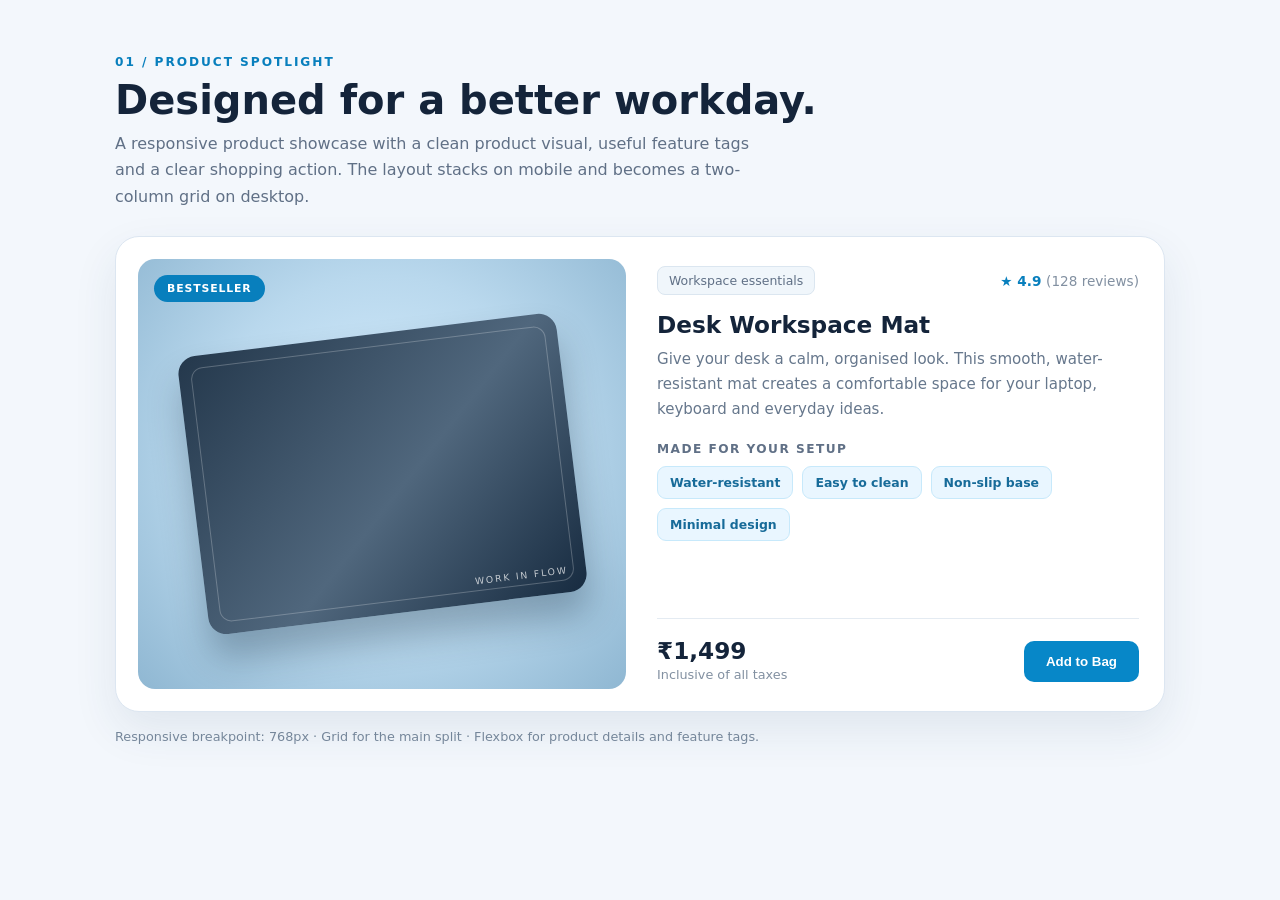
<file: task1.html>
<!DOCTYPE html>
<html lang="en">
<head>
  <meta charset="UTF-8">
  <meta name="viewport" content="width=device-width, initial-scale=1.0">
  <title>Task 1 | Product Showcase</title>
  <style>
    * { box-sizing: border-box; margin: 0; padding: 0; }
    body {
      font-family: Inter, system-ui, -apple-system, sans-serif;
      background: #f3f7fc; color: #14243a;
      min-height: 100vh; padding: 36px 18px;
    }
    .page { width: 100%; max-width: 1050px; margin: auto; }
    .eyebrow { color: #087fbd; font-size: .76rem; font-weight: 800; letter-spacing: .16em; text-transform: uppercase; }
    h1 { font-size: clamp(1.7rem, 4vw, 2.5rem); margin: 8px 0; }
    .intro { color: #607086; line-height: 1.65; max-width: 650px; margin-bottom: 26px; }
    .product-card {
      display: grid; grid-template-columns: 1fr; gap: 22px;
      background: #fff; border: 1px solid #dce6f1; border-radius: 24px;
      padding: 18px; box-shadow: 0 18px 45px rgba(31, 63, 99, .09);
    }
    .product-visual {
      position: relative; min-height: 270px; overflow: hidden;
      display: grid; place-items: center; border-radius: 17px;
      background: radial-gradient(circle at 50% 45%, #d8efff, #b9d8ed 52%, #8fb7d2);
    }
    .mat {
      width: 78%; height: 65%; border-radius: 18px;
      background: linear-gradient(135deg, #24384c, #50677d 55%, #172b40);
      box-shadow: 0 24px 35px rgba(12, 35, 57, .3);
      transform: rotate(-7deg); position: relative;
      transition: transform .3s ease;
    }
    .mat::before {
      content: ""; position: absolute; inset: 12px; border: 1px solid rgba(255,255,255,.24);
      border-radius: 12px;
    }
    .mat::after {
      content: "WORK IN FLOW"; position: absolute; right: 18px; bottom: 17px;
      color: rgba(255,255,255,.72); font-size: .58rem; letter-spacing: .2em;
    }
    .product-visual:hover .mat { transform: rotate(-4deg) scale(1.04); }
    .popular {
      position: absolute; top: 16px; left: 16px; background: #087fbd;
      color: white; border-radius: 30px; padding: 7px 13px;
      font-size: .68rem; font-weight: 800; letter-spacing: .08em;
    }
    .details { display: flex; flex-direction: column; justify-content: space-between; gap: 22px; padding: 4px 2px; }
    .meta, .price-shelf { display: flex; justify-content: space-between; align-items: center; gap: 12px; }
    .category { color: #607086; background: #f0f6fb; border: 1px solid #dbe6f0; padding: 6px 11px; border-radius: 8px; font-size: .78rem; }
    .rating { color: #087fbd; font-size: .85rem; font-weight: 800; }
    h2 { font-size: 1.45rem; margin: 16px 0 9px; }
    .description { color: #66778c; line-height: 1.65; font-size: .94rem; }
    .features-title { margin: 20px 0 10px; color: #607086; font-size: .76rem; font-weight: 800; letter-spacing: .12em; }
    .features { display: flex; flex-wrap: wrap; gap: 9px; }
    .feature { background: #e9f6ff; color: #176b99; border: 1px solid #c7e9fb; border-radius: 9px; padding: 8px 12px; font-size: .78rem; font-weight: 700; }
    .price-shelf { border-top: 1px solid #e4ebf2; padding-top: 18px; align-items: end; }
    .price { font-size: 1.45rem; font-weight: 850; }
    .tax { color: #8290a1; font-size: .8rem; margin-top: 3px; }
    .button { border: 0; background: #0787c8; color: white; border-radius: 10px; padding: 13px 22px; font-weight: 800; cursor: pointer; transition: background .2s, transform .2s; }
    .button:hover { background: #066fa7; }
    .button:active { transform: scale(.96); }
    .note { margin-top: 17px; color: #75869a; font-size: .8rem; }
    @media (min-width: 768px) {
      body { padding: 55px 28px; }
      .product-card { grid-template-columns: 1fr 1fr; gap: 28px; padding: 22px; }
      .product-visual { min-height: 430px; }
      .details { padding: 7px 3px; }
    }
  </style>
</head>
<body>
  <main class="page">
    <p class="eyebrow">01 / Product spotlight</p>
    <h1>Designed for a better workday.</h1>
    <p class="intro">A responsive product showcase with a clean product visual, useful feature tags and a clear shopping action. The layout stacks on mobile and becomes a two-column grid on desktop.</p>

    <article class="product-card">
      <div class="product-visual" aria-label="Illustration of a dark desk workspace mat">
        <span class="popular">BESTSELLER</span>
        <div class="mat"></div>
      </div>

      <section class="details">
        <div>
          <div class="meta">
            <span class="category">Workspace essentials</span>
            <span class="rating">★ 4.9 <span style="color:#8290a1;font-weight:500;">(128 reviews)</span></span>
          </div>
          <h2>Desk Workspace Mat</h2>
          <p class="description">Give your desk a calm, organised look. This smooth, water-resistant mat creates a comfortable space for your laptop, keyboard and everyday ideas.</p>
          <p class="features-title">MADE FOR YOUR SETUP</p>
          <div class="features">
            <span class="feature">Water-resistant</span>
            <span class="feature">Easy to clean</span>
            <span class="feature">Non-slip base</span>
            <span class="feature">Minimal design</span>
          </div>
        </div>
        <div class="price-shelf">
          <div>
            <p class="price">₹1,499</p>
            <p class="tax">Inclusive of all taxes</p>
          </div>
          <button class="button" type="button" onclick="this.textContent='Added ✓'">Add to Bag</button>
        </div>
      </section>
    </article>
    <p class="note">Responsive breakpoint: 768px · Grid for the main split · Flexbox for product details and feature tags.</p>
  </main>
</body>
</html>
</file>
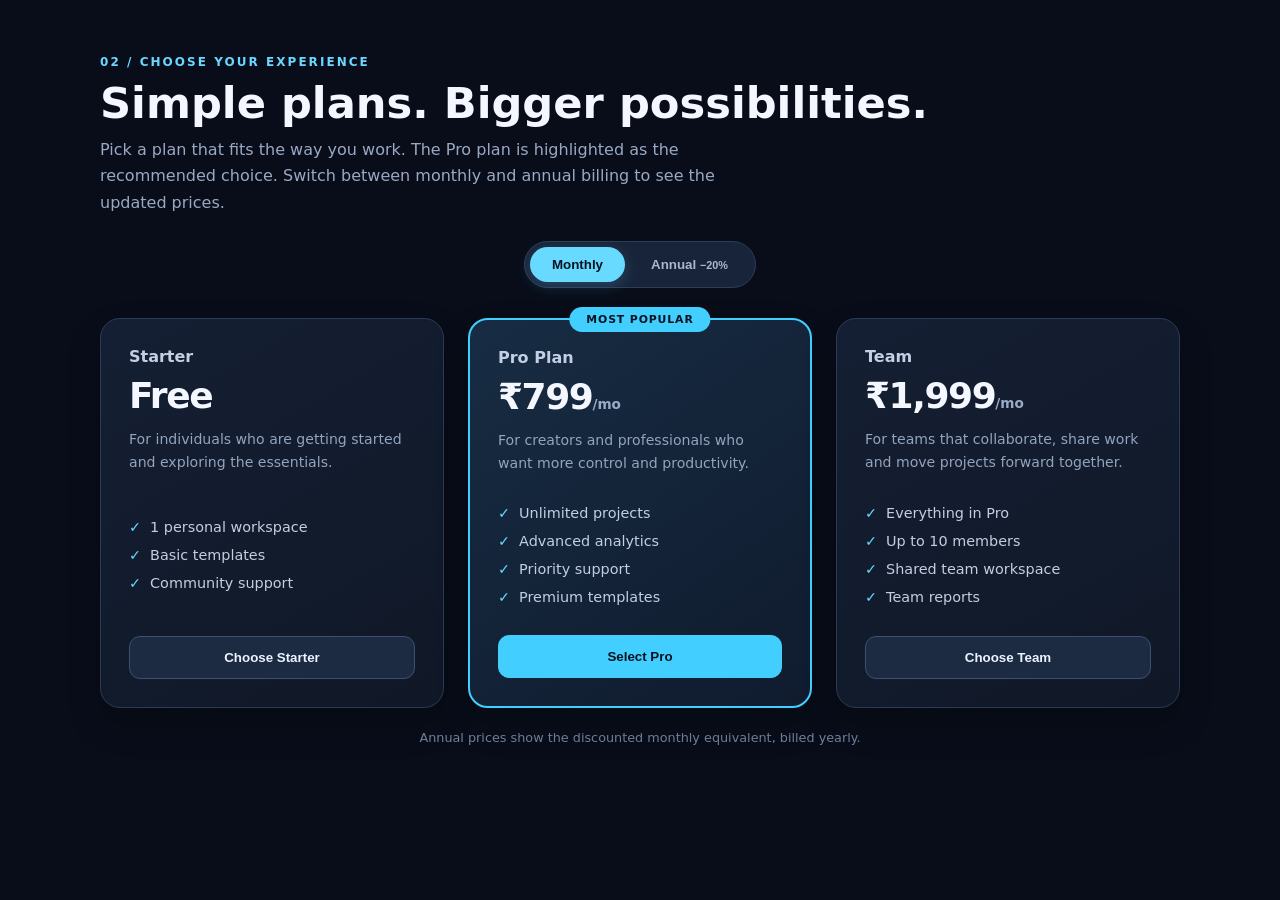
<file: task2.html>
<!DOCTYPE html>
<html lang="en">
<head>
  <meta charset="UTF-8">
  <meta name="viewport" content="width=device-width, initial-scale=1.0">
  <title>Task 2 | Pricing Plans</title>
  <style>
    * { box-sizing: border-box; margin: 0; padding: 0; }
    body {
      font-family: Inter, system-ui, -apple-system, sans-serif;
      background: #080d19; color: #f4f7ff; min-height: 100vh; padding: 38px 18px;
    }
    .page { max-width: 1080px; margin: auto; }
    .eyebrow { color: #69d7ff; font-size: .75rem; font-weight: 800; letter-spacing: .17em; text-transform: uppercase; }
    h1 { font-size: clamp(1.8rem, 4vw, 2.7rem); margin: 9px 0; }
    .intro { color: #9aa9c3; max-width: 650px; line-height: 1.65; margin-bottom: 25px; }
    .billing-wrap { display: flex; justify-content: center; margin: 20px 0 30px; }
    .billing-toggle { display: inline-flex; align-items: center; gap: 4px; padding: 5px; border-radius: 40px; background: #18243a; border: 1px solid #2d3d59; }
    .billing-toggle button { border: 0; color: #a9b8d0; background: transparent; border-radius: 30px; padding: 10px 22px; font-weight: 800; cursor: pointer; }
    .billing-toggle button.active { background: #68d9ff; color: #081321; box-shadow: 0 4px 15px rgba(104,217,255,.2); }
    .plans { display: grid; grid-template-columns: 1fr; gap: 18px; }
    .plan {
      position: relative; display: flex; flex-direction: column; justify-content: space-between;
      gap: 24px; padding: 25px; min-height: 330px; border-radius: 20px;
      background: linear-gradient(150deg, #151f33, #101827); border: 1px solid #2b3b57;
      box-shadow: 0 16px 35px rgba(0,0,0,.2); transition: transform .25s ease, box-shadow .25s ease;
    }
    .plan:hover { transform: translateY(-6px); box-shadow: 0 22px 42px rgba(0,0,0,.32); }
    .plan.featured { border: 2px solid #42cfff; background: linear-gradient(145deg, #172c43, #101b2e); animation: borderPulse 3s ease-in-out infinite; }
    @keyframes borderPulse {
      0%, 100% { box-shadow: 0 0 0 rgba(66,207,255,0), 0 18px 38px rgba(0,0,0,.2); }
      50% { box-shadow: 0 0 22px rgba(66,207,255,.22), 0 18px 38px rgba(0,0,0,.25); }
    }
    .popular { position: absolute; top: -13px; left: 50%; transform: translateX(-50%); background: #42cfff; color: #071321; padding: 6px 17px; border-radius: 30px; font-size: .68rem; font-weight: 900; letter-spacing: .08em; white-space: nowrap; }
    .plan-name { color: #c3d0e4; font-weight: 750; font-size: 1rem; }
    .price { font-size: 2.25rem; font-weight: 900; letter-spacing: -.04em; margin-top: 9px; }
    .price small { font-size: .85rem; color: #9aabc5; letter-spacing: 0; }
    .plan-description { color: #93a4be; line-height: 1.6; font-size: .88rem; margin-top: 12px; }
    .features { list-style: none; display: grid; gap: 12px; color: #c3cee0; font-size: .9rem; }
    .features li::before { content: "✓"; color: #68d9ff; font-weight: 900; margin-right: 9px; }
    .select-btn { width: 100%; border: 1px solid #3c506f; border-radius: 11px; padding: 13px; background: #1d2b42; color: #eaf3ff; font-weight: 850; cursor: pointer; transition: transform .2s, background .2s; }
    .featured .select-btn { background: #42cfff; color: #071321; border-color: #42cfff; }
    .select-btn:hover { background: #2b405e; }
    .featured .select-btn:hover { background: #80e3ff; }
    .select-btn:active { transform: scale(.97); }
    .footnote { text-align: center; color: #72839f; font-size: .8rem; margin-top: 22px; }
    @media (min-width: 850px) {
      body { padding: 55px 28px; }
      .plans { grid-template-columns: repeat(3, 1fr); gap: 1.5rem; align-items: stretch; }
      .plan { min-height: 390px; padding: 28px; }
      .billing-wrap { margin-top: 25px; }
    }
  </style>
</head>
<body>
  <main class="page">
    <p class="eyebrow">02 / Choose your experience</p>
    <h1>Simple plans. Bigger possibilities.</h1>
    <p class="intro">Pick a plan that fits the way you work. The Pro plan is highlighted as the recommended choice. Switch between monthly and annual billing to see the updated prices.</p>

    <div class="billing-wrap">
      <div class="billing-toggle" role="group" aria-label="Billing period">
        <button class="active" id="monthlyBtn" type="button" onclick="setBilling('monthly')">Monthly</button>
        <button id="annualBtn" type="button" onclick="setBilling('annual')">Annual <span style="font-size:.68rem;">−20%</span></button>
      </div>
    </div>

    <section class="plans" aria-label="Pricing plans">
      <article class="plan">
        <div>
          <p class="plan-name">Starter</p>
          <p class="price">Free</p>
          <p class="plan-description">For individuals who are getting started and exploring the essentials.</p>
        </div>
        <ul class="features">
          <li>1 personal workspace</li><li>Basic templates</li><li>Community support</li>
        </ul>
        <button class="select-btn" type="button" onclick="this.textContent='Selected ✓'">Choose Starter</button>
      </article>

      <article class="plan featured">
        <span class="popular">MOST POPULAR</span>
        <div>
          <p class="plan-name">Pro Plan</p>
          <p class="price"><span class="amount" data-month="799" data-year="639">₹799</span><small>/mo</small></p>
          <p class="plan-description">For creators and professionals who want more control and productivity.</p>
        </div>
        <ul class="features">
          <li>Unlimited projects</li><li>Advanced analytics</li><li>Priority support</li><li>Premium templates</li>
        </ul>
        <button class="select-btn" type="button" onclick="this.textContent='Pro selected ✓'">Select Pro</button>
      </article>

      <article class="plan">
        <div>
          <p class="plan-name">Team</p>
          <p class="price"><span class="amount" data-month="1999" data-year="1599">₹1,999</span><small>/mo</small></p>
          <p class="plan-description">For teams that collaborate, share work and move projects forward together.</p>
        </div>
        <ul class="features">
          <li>Everything in Pro</li><li>Up to 10 members</li><li>Shared team workspace</li><li>Team reports</li>
        </ul>
        <button class="select-btn" type="button" onclick="this.textContent='Team selected ✓'">Choose Team</button>
      </article>
    </section>
    <p class="footnote">Annual prices show the discounted monthly equivalent, billed yearly.</p>
  </main>
  <script>
    function setBilling(period) {
      document.getElementById("monthlyBtn").classList.toggle("active", period === "monthly");
      document.getElementById("annualBtn").classList.toggle("active", period === "annual");
      document.querySelectorAll(".amount").forEach(function(price) {
        const value = period === "monthly" ? price.dataset.month : price.dataset.year;
        price.textContent = "₹" + Number(value).toLocaleString("en-IN");
      });
    }
  </script>
</body>
</html>
</file>
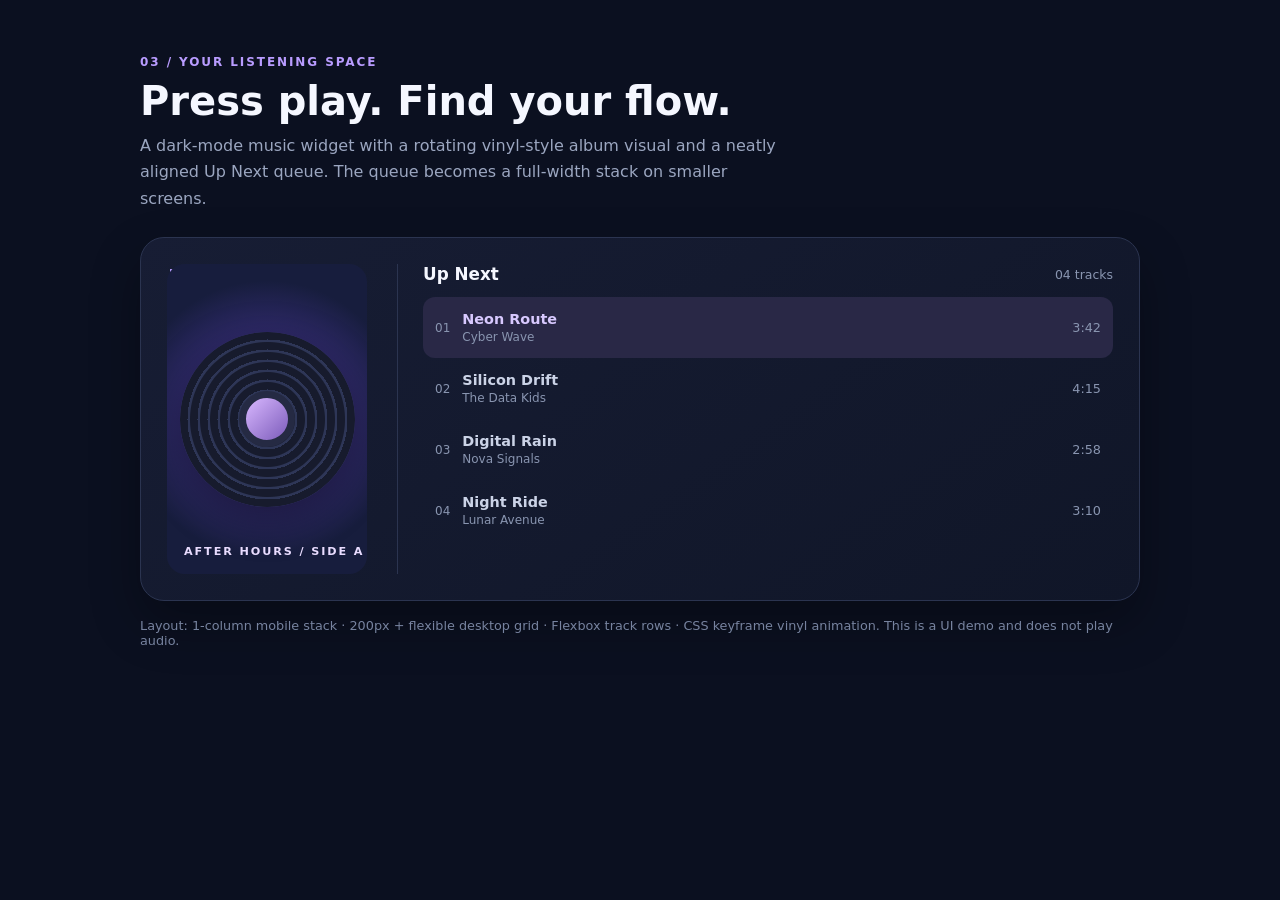
<file: task3.html>
<!DOCTYPE html>
<html lang="en">
<head>
  <meta charset="UTF-8">
  <meta name="viewport" content="width=device-width, initial-scale=1.0">
  <title>Task 3 | Music Player</title>
  <style>
    * { box-sizing: border-box; margin: 0; padding: 0; }
    body { font-family: Inter, system-ui, -apple-system, sans-serif; min-height: 100vh; padding: 36px 18px; background: #0b1020; color: #f5f7ff; }
    .page { max-width: 1000px; margin: auto; }
    .eyebrow { color: #b99cff; font-size: .75rem; font-weight: 800; letter-spacing: .16em; text-transform: uppercase; }
    h1 { font-size: clamp(1.8rem, 4vw, 2.5rem); margin: 9px 0; }
    .intro { color: #9ba6c0; line-height: 1.65; max-width: 650px; margin-bottom: 25px; }
    .player { display: grid; grid-template-columns: 1fr; gap: 25px; padding: 20px; border: 1px solid #2b3450; border-radius: 24px; background: linear-gradient(145deg, #171d34, #101628); box-shadow: 0 22px 50px rgba(0,0,0,.3); }
    .album-art { min-height: 260px; display: grid; place-items: center; border-radius: 18px; overflow: hidden; position: relative; background: radial-gradient(circle at 50% 50%, #7b5bba, #332c72 42%, #171d3d 75%); }
    .orb { width: 175px; height: 175px; border-radius: 50%; display: grid; place-items: center; background: repeating-radial-gradient(circle, #171b2d 0 7px, #2e3657 8px 10px); box-shadow: 0 12px 40px rgba(0,0,0,.45); animation: spin 12s linear infinite; }
    .orb::after { content: ""; width: 42px; height: 42px; border-radius: 50%; background: linear-gradient(135deg, #d9b8ff, #7b5bba); border: 7px solid #252a43; }
    @keyframes spin { from { transform: rotate(0deg); } to { transform: rotate(360deg); } }
    .album-label { position: absolute; left: 17px; bottom: 16px; color: #e9dcff; font-size: .7rem; font-weight: 800; letter-spacing: .17em; }
    .now-playing { padding: 3px 2px; }
    .small-label { color: #b99cff; font-size: .7rem; font-weight: 850; letter-spacing: .15em; text-transform: uppercase; }
    h2 { font-size: 1.55rem; margin: 8px 0 4px; }
    .artist { color: #9ba6c0; font-size: .9rem; }
    .progress-area { margin: 23px 0 8px; }
    .progress { height: 5px; background: #343c58; border-radius: 20px; overflow: hidden; }
    .progress span { display: block; height: 100%; width: 42%; border-radius: inherit; background: linear-gradient(90deg, #a78bfa, #5ee7d4); }
    .time { display: flex; justify-content: space-between; color: #77839f; font-size: .72rem; margin-top: 7px; }
    .controls { display: flex; align-items: center; gap: 12px; margin-top: 18px; }
    .control { width: 42px; height: 42px; border: 1px solid #414b69; border-radius: 50%; background: #222b45; color: #f5f7ff; font-size: 1rem; cursor: pointer; }
    .control.main { width: 52px; height: 52px; background: #a78bfa; color: #17132b; border-color: #a78bfa; font-weight: 900; }
    .queue { border-top: 1px solid #2b3450; padding-top: 22px; }
    .queue-heading { display: flex; justify-content: space-between; align-items: center; margin-bottom: 13px; }
    .queue-heading h3 { font-size: 1.05rem; }
    .queue-heading span { color: #8995b0; font-size: .78rem; }
    .track { display: flex; justify-content: space-between; align-items: center; gap: 12px; width: 100%; padding: 14px 12px; border-radius: 12px; color: #cbd3e7; transition: transform .22s ease, background .22s ease; }
    .track:hover { transform: translateX(6px); background: #222b45; }
    .track.active { background: #292846; color: #d8c9ff; }
    .track-info { display: flex; align-items: center; gap: 12px; min-width: 0; }
    .track-number { color: #8995b0; font-size: .75rem; }
    .track-title { font-size: .9rem; font-weight: 700; }
    .track-artist { color: #8995b0; font-size: .75rem; margin-top: 3px; }
    .duration { color: #8995b0; font-size: .8rem; flex-shrink: 0; }
    .note { color: #77839f; font-size: .8rem; margin-top: 17px; }
    @media (min-width: 768px) {
      body { padding: 55px 28px; }
      .player { grid-template-columns: 200px 1fr; gap: 30px; padding: 26px; }
      .album-art { min-height: 310px; }
      .queue { grid-column: 2; border-top: 0; border-left: 1px solid #2b3450; padding: 0 0 0 25px; }
      .now-playing { grid-column: 1; grid-row: 1; }
      .album-art { grid-column: 1; grid-row: 1; margin-top: 0; }
      .queue { grid-row: 1; }
      .album-art { margin-bottom: 0; }
    }
  </style>
</head>
<body>
  <main class="page">
    <p class="eyebrow">03 / Your listening space</p>
    <h1>Press play. Find your flow.</h1>
    <p class="intro">A dark-mode music widget with a rotating vinyl-style album visual and a neatly aligned Up Next queue. The queue becomes a full-width stack on smaller screens.</p>

    <section class="player">
      <div class="album-art" aria-label="Decorative purple vinyl record artwork">
        <div class="orb"></div>
        <span class="album-label">AFTER HOURS / SIDE A</span>
      </div>
      <section class="now-playing">
        <p class="small-label">Now playing</p>
        <h2>Midnight Echoes</h2>
        <p class="artist">Cyber Wave · 2026</p>
        <div class="progress-area">
          <div class="progress"><span></span></div>
          <div class="time"><span>1:34</span><span>3:42</span></div>
        </div>
        <div class="controls">
          <button class="control" aria-label="Previous track" type="button">◀</button>
          <button class="control main" id="playBtn" aria-label="Play or pause" type="button" onclick="togglePlay()">▶</button>
          <button class="control" aria-label="Next track" type="button">▶|</button>
        </div>
      </section>
      <section class="queue">
        <div class="queue-heading"><h3>Up Next</h3><span>04 tracks</span></div>
        <div class="track active"><div class="track-info"><span class="track-number">01</span><div><p class="track-title">Neon Route</p><p class="track-artist">Cyber Wave</p></div></div><span class="duration">3:42</span></div>
        <div class="track"><div class="track-info"><span class="track-number">02</span><div><p class="track-title">Silicon Drift</p><p class="track-artist">The Data Kids</p></div></div><span class="duration">4:15</span></div>
        <div class="track"><div class="track-info"><span class="track-number">03</span><div><p class="track-title">Digital Rain</p><p class="track-artist">Nova Signals</p></div></div><span class="duration">2:58</span></div>
        <div class="track"><div class="track-info"><span class="track-number">04</span><div><p class="track-title">Night Ride</p><p class="track-artist">Lunar Avenue</p></div></div><span class="duration">3:10</span></div>
      </section>
    </section>
    <p class="note">Layout: 1-column mobile stack · 200px + flexible desktop grid · Flexbox track rows · CSS keyframe vinyl animation. This is a UI demo and does not play audio.</p>
  </main>
  <script>
    function togglePlay() {
      const button = document.getElementById("playBtn");
      button.textContent = button.textContent === "▶" ? "Ⅱ" : "▶";
    }
  </script>
</body>
</html>
</file>
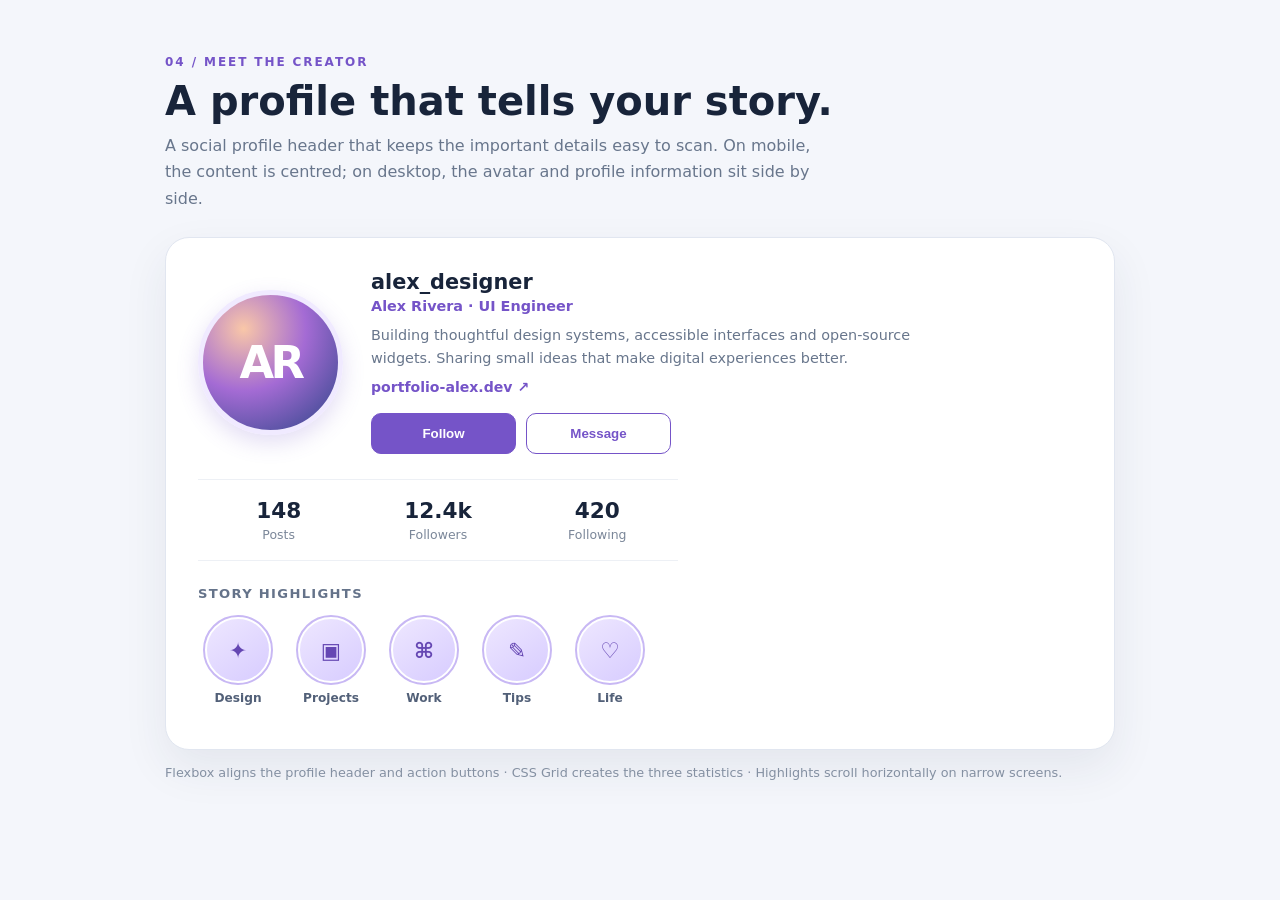
<file: task4.html>
<!DOCTYPE html>
<html lang="en">
<head>
  <meta charset="UTF-8">
  <meta name="viewport" content="width=device-width, initial-scale=1.0">
  <title>Task 4 | Creator Profile</title>
  <style>
    * { box-sizing: border-box; margin: 0; padding: 0; }
    body { font-family: Inter, system-ui, -apple-system, sans-serif; min-height: 100vh; padding: 36px 18px; background: #f4f6fb; color: #18243a; }
    .page { max-width: 950px; margin: auto; }
    .eyebrow { color: #7554c8; font-size: .75rem; font-weight: 850; letter-spacing: .16em; text-transform: uppercase; }
    h1 { font-size: clamp(1.8rem, 4vw, 2.5rem); margin: 9px 0; }
    .intro { color: #68768c; line-height: 1.65; max-width: 650px; margin-bottom: 25px; }
    .profile-card { background: white; border: 1px solid #e1e6f0; border-radius: 24px; padding: 23px; box-shadow: 0 18px 45px rgba(35,48,78,.08); }
    .profile-header { display: flex; flex-direction: column; align-items: center; text-align: center; gap: 19px; }
    .avatar { width: 116px; height: 116px; flex-shrink: 0; display: grid; place-items: center; border-radius: 50%; color: white; font-size: 2.2rem; font-weight: 900; letter-spacing: -.08em; background: radial-gradient(circle at 30% 25%, #f9c7a8, #a46bd4 45%, #4c4f9c 85%); border: 5px solid #f0eaff; box-shadow: 0 8px 22px rgba(117,84,200,.2); transition: transform .25s ease; }
    .avatar:hover { transform: scale(1.05); }
    .username { font-size: 1.3rem; font-weight: 900; }
    .role { color: #7554c8; font-size: .9rem; font-weight: 750; margin-top: 4px; }
    .bio { color: #68768c; line-height: 1.6; font-size: .9rem; margin-top: 10px; max-width: 540px; }
    .website { display: inline-block; color: #7554c8; text-decoration: none; font-size: .88rem; font-weight: 750; margin-top: 9px; }
    .actions { display: flex; gap: 10px; width: 100%; margin-top: 17px; }
    .action-btn { flex: 1; border: 1px solid #7554c8; border-radius: 10px; padding: 12px 15px; background: #7554c8; color: white; font-weight: 850; cursor: pointer; transition: transform .2s, background .2s; }
    .action-btn.secondary { color: #7554c8; background: white; }
    .action-btn:hover { background: #6241b4; color: white; }
    .action-btn:active { transform: scale(.96); }
    .stats { display: grid; grid-template-columns: repeat(3, 1fr); gap: 8px; margin: 25px 0; padding: 18px 5px; border-top: 1px solid #edf0f5; border-bottom: 1px solid #edf0f5; text-align: center; }
    .stat strong { display: block; font-size: 1.35rem; font-weight: 900; }
    .stat span { color: #7b8799; font-size: .78rem; margin-top: 4px; display: block; }
    .highlights-title { font-size: .82rem; font-weight: 900; letter-spacing: .1em; color: #65738a; margin-bottom: 14px; }
    .highlights { display: flex; gap: 17px; overflow-x: auto; padding: 2px 2px 12px; }
    .highlight { flex-shrink: 0; width: 76px; text-align: center; color: #526078; font-size: .76rem; font-weight: 700; }
    .highlight-circle { width: 66px; height: 66px; margin: 0 auto 8px; display: grid; place-items: center; border-radius: 50%; background: linear-gradient(145deg, #eee7ff, #d7ccff); border: 2px solid white; outline: 2px solid #c8b8f4; color: #6547b3; font-size: 1.35rem; }
    .note { color: #8490a2; font-size: .8rem; margin-top: 15px; }
    @media (min-width: 768px) {
      body { padding: 55px 28px; }
      .profile-card { padding: 32px; }
      .profile-header { flex-direction: row; align-items: center; text-align: left; gap: 28px; }
      .avatar { width: 145px; height: 145px; font-size: 2.8rem; }
      .profile-main { flex: 1; }
      .actions { max-width: 300px; }
      .stats { max-width: 480px; margin: 25px 0; }
    }
  </style>
</head>
<body>
  <main class="page">
    <p class="eyebrow">04 / Meet the creator</p>
    <h1>A profile that tells your story.</h1>
    <p class="intro">A social profile header that keeps the important details easy to scan. On mobile, the content is centred; on desktop, the avatar and profile information sit side by side.</p>

    <article class="profile-card">
      <header class="profile-header">
        <div class="avatar" aria-label="Alex Rivera profile avatar">AR</div>
        <div class="profile-main">
          <p class="username">alex_designer</p>
          <p class="role">Alex Rivera · UI Engineer</p>
          <p class="bio">Building thoughtful design systems, accessible interfaces and open-source widgets. Sharing small ideas that make digital experiences better.</p>
          <a class="website" href="https://example.com" target="_blank" rel="noopener">portfolio-alex.dev ↗</a>
          <div class="actions">
            <button class="action-btn" type="button" onclick="this.textContent=this.textContent==='Follow'?'Following ✓':'Follow'">Follow</button>
            <button class="action-btn secondary" type="button" onclick="this.textContent='Message ready'">Message</button>
          </div>
        </div>
      </header>

      <section class="stats" aria-label="Creator statistics">
        <div class="stat"><strong>148</strong><span>Posts</span></div>
        <div class="stat"><strong>12.4k</strong><span>Followers</span></div>
        <div class="stat"><strong>420</strong><span>Following</span></div>
      </section>

      <section>
        <h2 class="highlights-title">STORY HIGHLIGHTS</h2>
        <div class="highlights">
          <div class="highlight"><div class="highlight-circle">✦</div>Design</div>
          <div class="highlight"><div class="highlight-circle">▣</div>Projects</div>
          <div class="highlight"><div class="highlight-circle">⌘</div>Work</div>
          <div class="highlight"><div class="highlight-circle">✎</div>Tips</div>
          <div class="highlight"><div class="highlight-circle">♡</div>Life</div>
        </div>
      </section>
    </article>
    <p class="note">Flexbox aligns the profile header and action buttons · CSS Grid creates the three statistics · Highlights scroll horizontally on narrow screens.</p>
  </main>
</body>
</html>
</file>
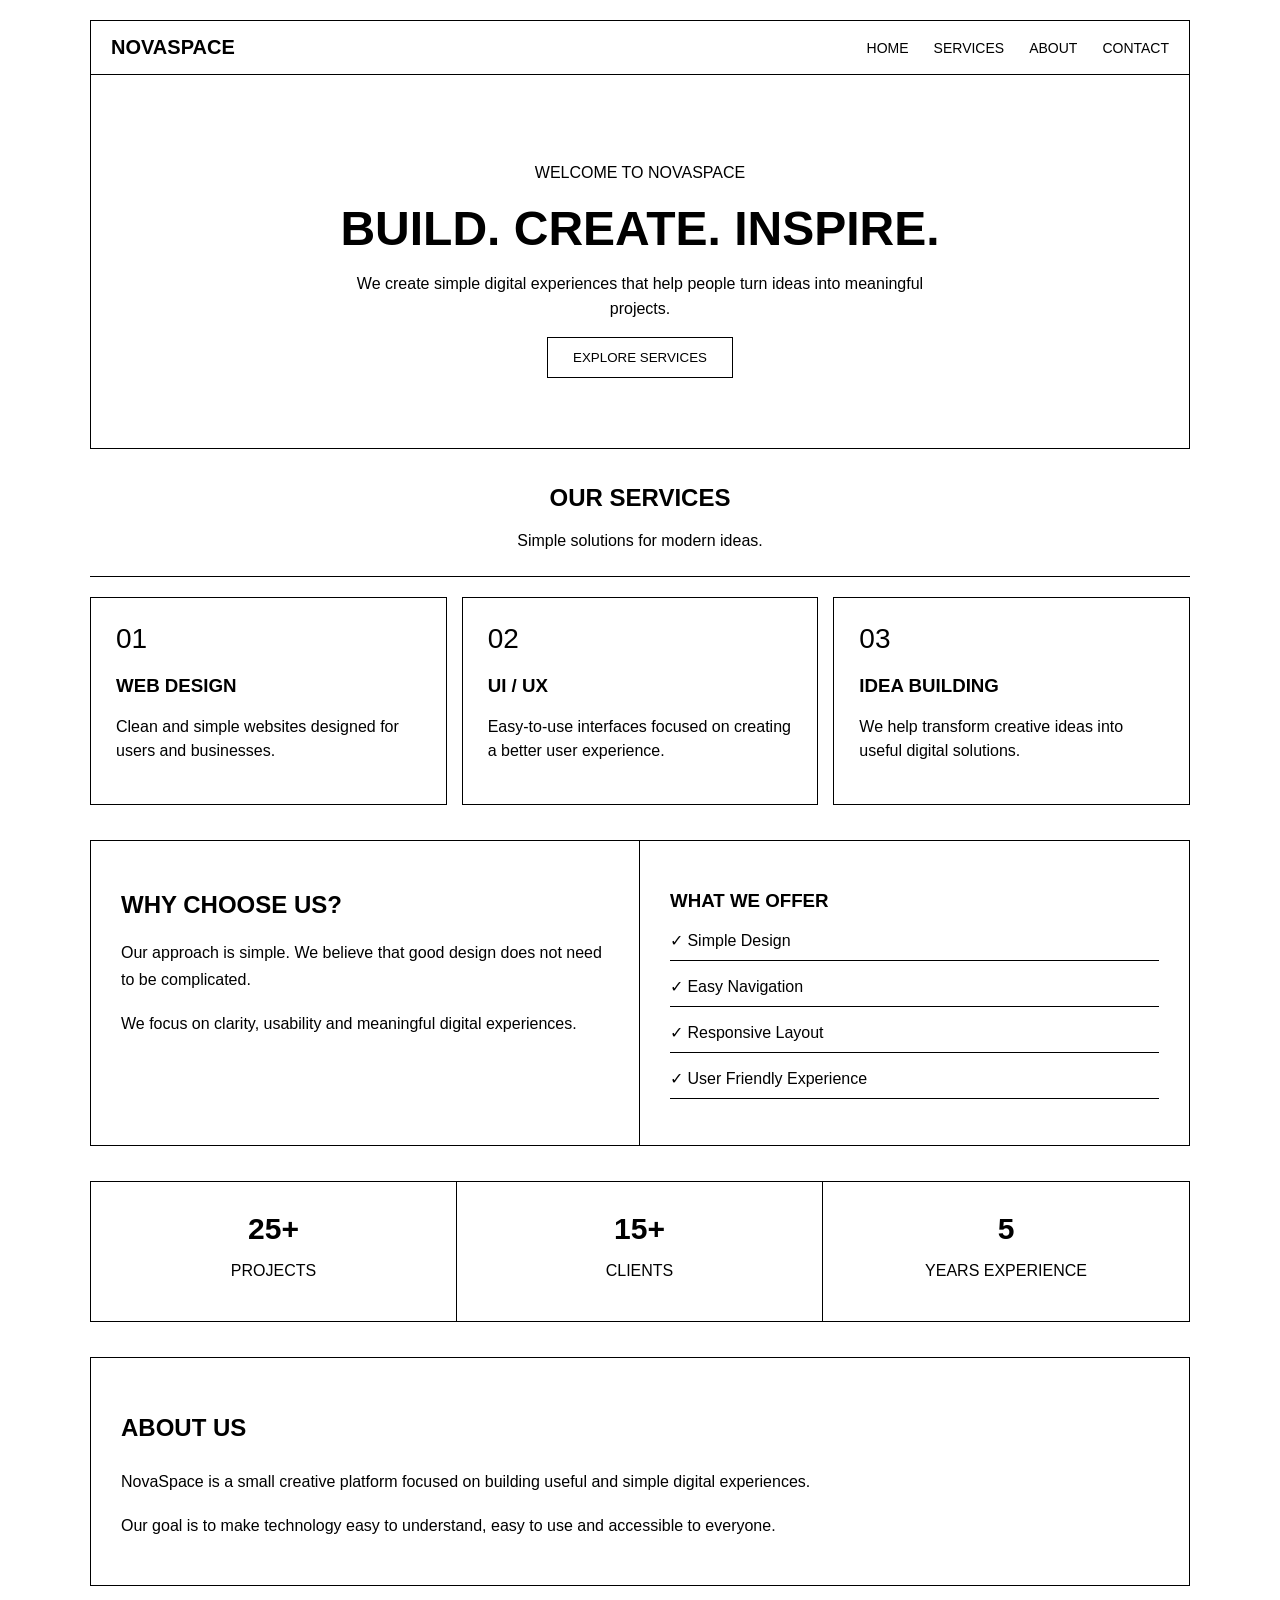
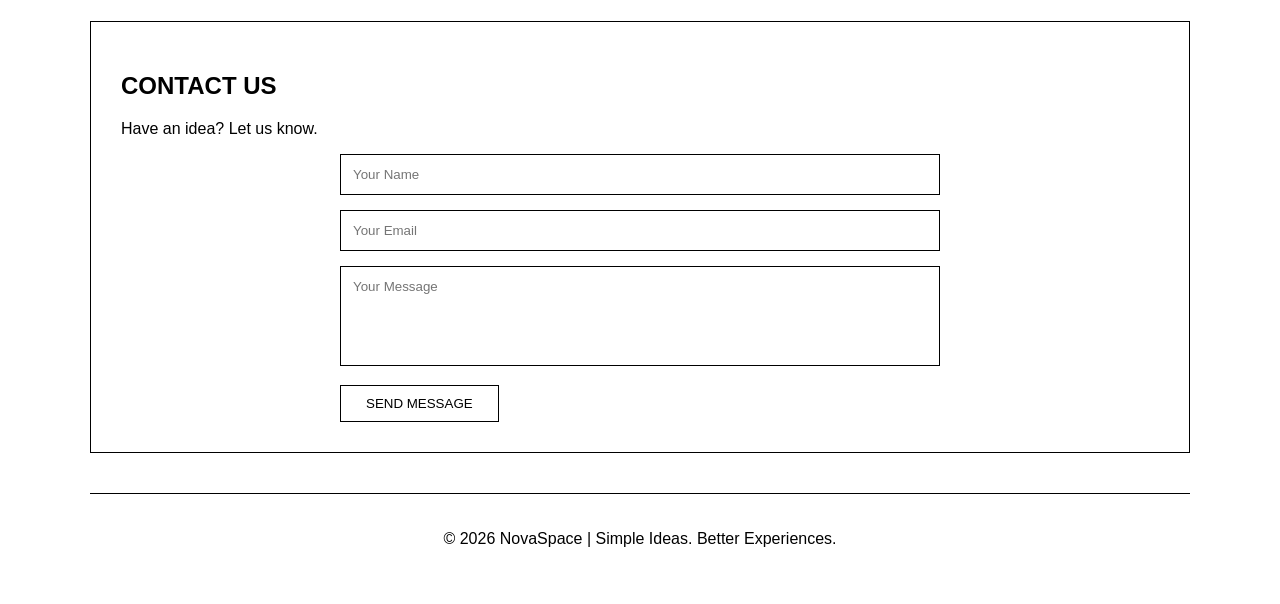
<file: 03-11-2026/ex03.html>
<!DOCTYPE html>
<html lang="en">

<head>

    <meta charset="UTF-8">
    <meta name="viewport" content="width=device-width, initial-scale=1.0">

    <title>NovaSpace</title>

    <style>

        * {
            box-sizing: border-box;
        }

        body {
            margin: 0;
            font-family: Arial, sans-serif;
            color: black;
            background: white;
        }

        /* NAVIGATION */

        header {
            border: 1px solid black;
            margin: 20px auto 0;
            width: 90%;
            max-width: 1100px;
            padding: 15px 20px;

            display: flex;
            justify-content: space-between;
            align-items: center;
        }

        .logo {
            font-size: 20px;
            font-weight: bold;
        }

        nav {
            display: flex;
            gap: 25px;
        }

        nav a {
            text-decoration: none;
            color: black;
            font-size: 14px;
        }

        nav a:hover {
            text-decoration: underline;
        }


        /* HERO */

        .hero {
            width: 90%;
            max-width: 1100px;
            margin: 0 auto;

            border-left: 1px solid black;
            border-right: 1px solid black;
            border-bottom: 1px solid black;

            text-align: center;
            padding: 70px 20px;
        }

        .hero h1 {
            font-size: 48px;
            margin: 10px 0;
        }

        .hero p {
            max-width: 600px;
            margin: 15px auto;
            line-height: 1.6;
        }

        .hero button {
            background: white;
            border: 1px solid black;
            padding: 12px 25px;
            cursor: pointer;
        }


        /* SERVICES */

        .section {
            width: 90%;
            max-width: 1100px;
            margin: 35px auto;
        }

        .section-title {
            text-align: center;
            border-bottom: 1px solid black;
            padding-bottom: 10px;
            margin-bottom: 20px;
        }

        .services {
            display: grid;
            grid-template-columns: repeat(3, 1fr);
            gap: 15px;
        }

        .service-card {
            border: 1px solid black;
            padding: 25px;
            min-height: 180px;
        }

        .service-card h3 {
            margin-top: 0;
        }

        .service-card p {
            line-height: 1.5;
        }

        .number {
            font-size: 28px;
            margin-bottom: 20px;
        }


        /* FEATURES */

        .features {
            display: grid;
            grid-template-columns: 1fr 1fr;
            border: 1px solid black;
        }

        .feature-text {
            padding: 30px;
            border-right: 1px solid black;
        }

        .feature-text p {
            line-height: 1.7;
        }

        .feature-list {
            padding: 30px;
        }

        .feature-list p {
            border-bottom: 1px solid black;
            padding-bottom: 10px;
        }


        /* STATS */

        .stats {
            display: grid;
            grid-template-columns: repeat(3, 1fr);
            border: 1px solid black;
        }

        .stat {
            text-align: center;
            padding: 25px;
            border-right: 1px solid black;
        }

        .stat:last-child {
            border-right: none;
        }

        .stat h2 {
            font-size: 30px;
            margin: 5px;
        }


        /* ABOUT */

        .about {
            border: 1px solid black;
            padding: 30px;
            line-height: 1.7;
        }


        /* CONTACT */

        .contact {
            border: 1px solid black;
            padding: 30px;
        }

        .contact form {
            max-width: 600px;
            margin: auto;
        }

        .contact input,
        .contact textarea {
            width: 100%;
            padding: 12px;
            margin-bottom: 15px;
            border: 1px solid black;
            font-family: Arial, sans-serif;
        }

        .contact textarea {
            height: 100px;
            resize: none;
        }

        .contact button {
            padding: 10px 25px;
            background: white;
            border: 1px solid black;
            cursor: pointer;
        }


        /* FOOTER */

        footer {
            width: 90%;
            max-width: 1100px;
            margin: 40px auto 20px;
            border-top: 1px solid black;
            padding: 20px;
            text-align: center;
        }


        /* MOBILE */

        @media (max-width: 700px) {

            header {
                flex-direction: column;
                gap: 15px;
            }

            nav {
                gap: 12px;
            }

            .hero h1 {
                font-size: 35px;
            }

            .services {
                grid-template-columns: 1fr;
            }

            .features {
                grid-template-columns: 1fr;
            }

            .feature-text {
                border-right: none;
                border-bottom: 1px solid black;
            }

            .stats {
                grid-template-columns: 1fr;
            }

            .stat {
                border-right: none;
                border-bottom: 1px solid black;
            }

            .stat:last-child {
                border-bottom: none;
            }
        }

    </style>

</head>


<body>


    <!-- NAVIGATION -->

    <header>

        <div class="logo">
            NOVASPACE
        </div>

        <nav>
            <a href="#home">HOME</a>
            <a href="#services">SERVICES</a>
            <a href="#about">ABOUT</a>
            <a href="#contact">CONTACT</a>
        </nav>

    </header>


    <!-- HERO SECTION -->

    <section class="hero" id="home">

        <p>WELCOME TO NOVASPACE</p>

        <h1>
            BUILD. CREATE. INSPIRE.
        </h1>

        <p>
            We create simple digital experiences that help people
            turn ideas into meaningful projects.
        </p>

        <button onclick="exploreServices()">
            EXPLORE SERVICES
        </button>

    </section>


    <!-- SERVICES -->

    <section class="section" id="services">

        <div class="section-title">
            <h2>OUR SERVICES</h2>
            <p>Simple solutions for modern ideas.</p>
        </div>


        <div class="services">

            <div class="service-card">

                <div class="number">01</div>

                <h3>WEB DESIGN</h3>

                <p>
                    Clean and simple websites designed
                    for users and businesses.
                </p>

            </div>


            <div class="service-card">

                <div class="number">02</div>

                <h3>UI / UX</h3>

                <p>
                    Easy-to-use interfaces focused on
                    creating a better user experience.
                </p>

            </div>


            <div class="service-card">

                <div class="number">03</div>

                <h3>IDEA BUILDING</h3>

                <p>
                    We help transform creative ideas
                    into useful digital solutions.
                </p>

            </div>

        </div>

    </section>


    <!-- FEATURES -->

    <section class="section">

        <div class="features">

            <div class="feature-text">

                <h2>WHY CHOOSE US?</h2>

                <p>
                    Our approach is simple. We believe that
                    good design does not need to be complicated.
                </p>

                <p>
                    We focus on clarity, usability and
                    meaningful digital experiences.
                </p>

            </div>


            <div class="feature-list">

                <h3>WHAT WE OFFER</h3>

                <p>✓ Simple Design</p>

                <p>✓ Easy Navigation</p>

                <p>✓ Responsive Layout</p>

                <p>✓ User Friendly Experience</p>

            </div>

        </div>

    </section>


    <!-- STATISTICS -->

    <section class="section">

        <div class="stats">

            <div class="stat">

                <h2>25+</h2>

                <p>PROJECTS</p>

            </div>


            <div class="stat">

                <h2>15+</h2>

                <p>CLIENTS</p>

            </div>


            <div class="stat">

                <h2>5</h2>

                <p>YEARS EXPERIENCE</p>

            </div>

        </div>

    </section>


    <!-- ABOUT -->

    <section class="section" id="about">

        <div class="about">

            <h2>ABOUT US</h2>

            <p>
                NovaSpace is a small creative platform focused
                on building useful and simple digital experiences.
            </p>

            <p>
                Our goal is to make technology easy to understand,
                easy to use and accessible to everyone.
            </p>

        </div>

    </section>


    <!-- CONTACT -->

    <section class="section" id="contact">

        <div class="contact">

            <h2>CONTACT US</h2>

            <p>
                Have an idea? Let us know.
            </p>


            <form onsubmit="sendMessage(event)">

                <input
                    type="text"
                    id="name"
                    placeholder="Your Name"
                    required
                >

                <input
                    type="email"
                    id="email"
                    placeholder="Your Email"
                    required
                >

                <textarea
                    id="message"
                    placeholder="Your Message"
                    required
                ></textarea>

                <button type="submit">
                    SEND MESSAGE
                </button>

            </form>

        </div>

    </section>


    <!-- FOOTER -->

    <footer>

        <p>
            © 2026 NovaSpace | Simple Ideas. Better Experiences.
        </p>

    </footer>


    <!-- JAVASCRIPT -->

    <script>

        function exploreServices() {

            document.getElementById("services").scrollIntoView({
                behavior: "smooth"
            });

        }


        function sendMessage(event) {

            event.preventDefault();

            let name = document.getElementById("name").value;

            alert(
                "Thank you, " + name + "! Your message has been received."
            );

        }

    </script>


</body>

</html>
</file>
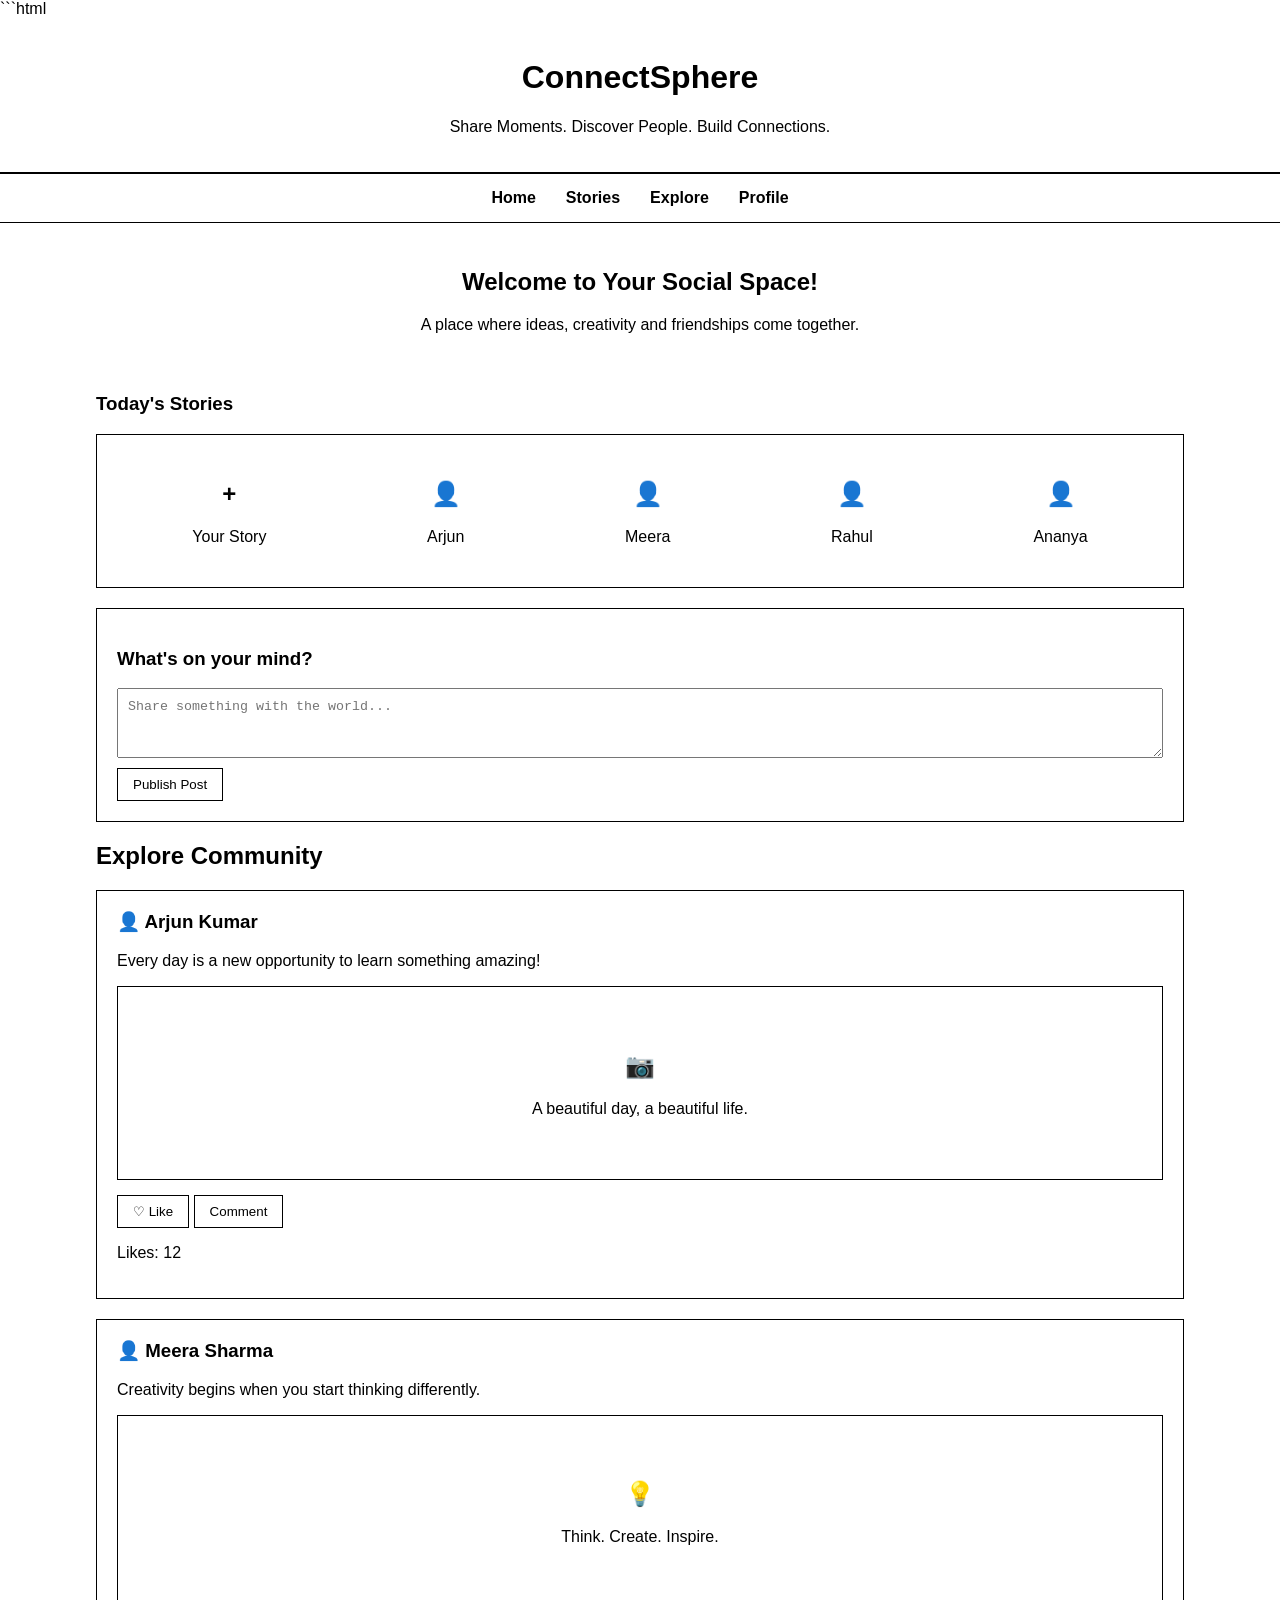
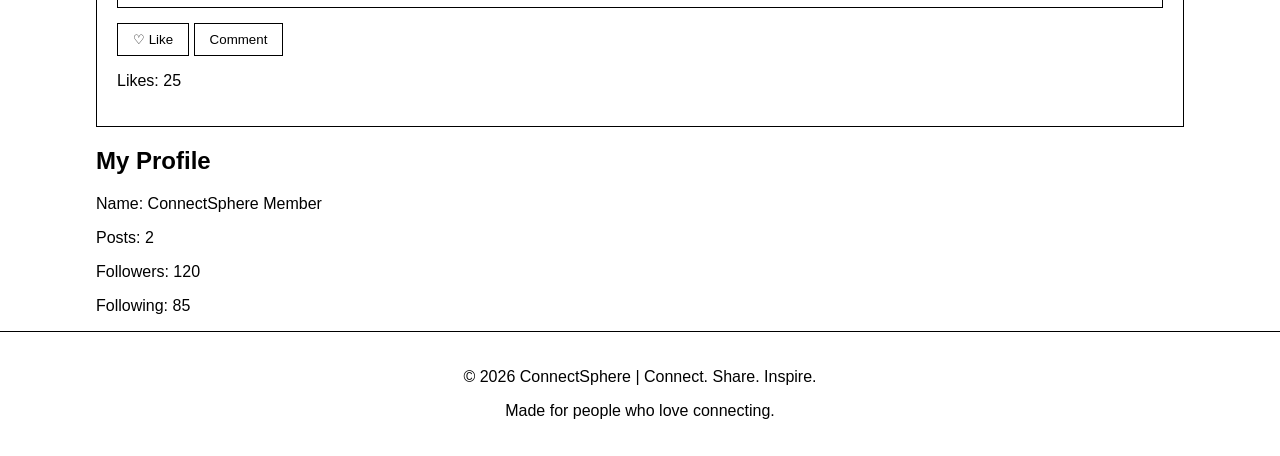
<file: 06-10-2026/ex01.html>
```html
<!DOCTYPE html>
<html>
<head>
    <title>ConnectSphere - Social Media</title>

    <style>
        * {
            box-sizing: border-box;
        }

        body {
            font-family: Arial, sans-serif;
            margin: 0;
            padding: 0;
        }

        header {
            text-align: center;
            padding: 20px;
            border-bottom: 2px solid black;
        }

        nav {
            display: flex;
            justify-content: center;
            gap: 30px;
            padding: 15px;
            border-bottom: 1px solid black;
        }

        nav a {
            text-decoration: none;
            color: black;
            font-weight: bold;
        }

        .container {
            width: 85%;
            margin: auto;
        }

        .welcome {
            text-align: center;
            padding: 25px;
        }

        .stories {
            display: flex;
            justify-content: space-around;
            padding: 15px;
            border: 1px solid black;
            margin-bottom: 20px;
            flex-wrap: wrap;
        }

        .story {
            text-align: center;
            padding: 10px;
        }

        .post {
            border: 1px solid black;
            padding: 20px;
            margin-bottom: 20px;
        }

        .post h3 {
            margin-top: 0;
        }

        .post-image {
            border: 1px solid black;
            text-align: center;
            padding: 45px;
            margin: 15px 0;
        }

        button {
            padding: 8px 15px;
            border: 1px solid black;
            background: white;
            cursor: pointer;
        }

        button:hover {
            text-decoration: underline;
        }

        .create-post {
            border: 1px solid black;
            padding: 20px;
            margin-bottom: 20px;
        }

        textarea {
            width: 100%;
            height: 70px;
            padding: 10px;
            margin-bottom: 10px;
        }

        footer {
            text-align: center;
            padding: 20px;
            border-top: 1px solid black;
        }

        @media (max-width: 600px) {
            nav {
                gap: 12px;
                flex-wrap: wrap;
            }

            .container {
                width: 95%;
            }
        }
    </style>
</head>

<body>

    <header>
        <h1>ConnectSphere</h1>
        <p>Share Moments. Discover People. Build Connections.</p>
    </header>

    <nav>
        <a href="#home">Home</a>
        <a href="#stories">Stories</a>
        <a href="#explore">Explore</a>
        <a href="#profile">Profile</a>
    </nav>

    <div class="container">

        <section class="welcome" id="home">
            <h2>Welcome to Your Social Space!</h2>
            <p>A place where ideas, creativity and friendships come together.</p>
        </section>

        <section id="stories">
            <h3>Today's Stories</h3>

            <div class="stories">
                <div class="story">
                    <h2>+</h2>
                    <p>Your Story</p>
                </div>

                <div class="story">
                    <h2>👤</h2>
                    <p>Arjun</p>
                </div>

                <div class="story">
                    <h2>👤</h2>
                    <p>Meera</p>
                </div>

                <div class="story">
                    <h2>👤</h2>
                    <p>Rahul</p>
                </div>

                <div class="story">
                    <h2>👤</h2>
                    <p>Ananya</p>
                </div>
            </div>
        </section>

        <section class="create-post">
            <h3>What's on your mind?</h3>

            <textarea id="postText" placeholder="Share something with the world..."></textarea>

            <button onclick="addPost()">Publish Post</button>
        </section>

        <section id="explore">
            <h2>Explore Community</h2>

            <div id="postContainer">

                <div class="post">
                    <h3>👤 Arjun Kumar</h3>
                    <p>Every day is a new opportunity to learn something amazing!</p>

                    <div class="post-image">
                        <h2>📷</h2>
                        <p>A beautiful day, a beautiful life.</p>
                    </div>

                    <button onclick="likePost(this)">♡ Like</button>
                    <button onclick="commentPost()">Comment</button>
                    <p>Likes: <span>12</span></p>
                </div>

                <div class="post">
                    <h3>👤 Meera Sharma</h3>
                    <p>Creativity begins when you start thinking differently.</p>

                    <div class="post-image">
                        <h2>💡</h2>
                        <p>Think. Create. Inspire.</p>
                    </div>

                    <button onclick="likePost(this)">♡ Like</button>
                    <button onclick="commentPost()">Comment</button>
                    <p>Likes: <span>25</span></p>
                </div>

            </div>
        </section>

        <section id="profile">
            <h2>My Profile</h2>
            <p>Name: ConnectSphere Member</p>
            <p>Posts: 2</p>
            <p>Followers: 120</p>
            <p>Following: 85</p>
        </section>

    </div>

    <footer>
        <p>© 2026 ConnectSphere | Connect. Share. Inspire.</p>
        <p>Made for people who love connecting.</p>
    </footer>

    <script>

        function likePost(button) {
            let likes = button.parentElement.querySelector("span");

            if (button.innerHTML.includes("♡")) {
                likes.innerHTML = Number(likes.innerHTML) + 1;
                button.innerHTML = "♥ Liked";
            } else {
                likes.innerHTML = Number(likes.innerHTML) - 1;
                button.innerHTML = "♡ Like";
            }
        }

        function commentPost() {
            let comment = prompt("Write your comment:");

            if (comment) {
                alert("Your comment: " + comment);
            }
        }

        function addPost() {
            let text = document.getElementById("postText").value;

            if (text.trim() === "") {
                alert("Please write something before publishing!");
                return;
            }

            let post = document.createElement("div");

            post.className = "post";

            post.innerHTML = `
                <h3>👤 ConnectSphere Member</h3>
                <p>${text.replace(/</g, "&lt;").replace(/>/g, "&gt;")}</p>
                <button onclick="likePost(this)">♡ Like</button>
                <button onclick="commentPost()">Comment</button>
                <p>Likes: <span>0</span></p>
            `;

            document.getElementById("postContainer").prepend(post);

            document.getElementById("postText").value = "";
        }

    </script>

</body>
</html>
</file>
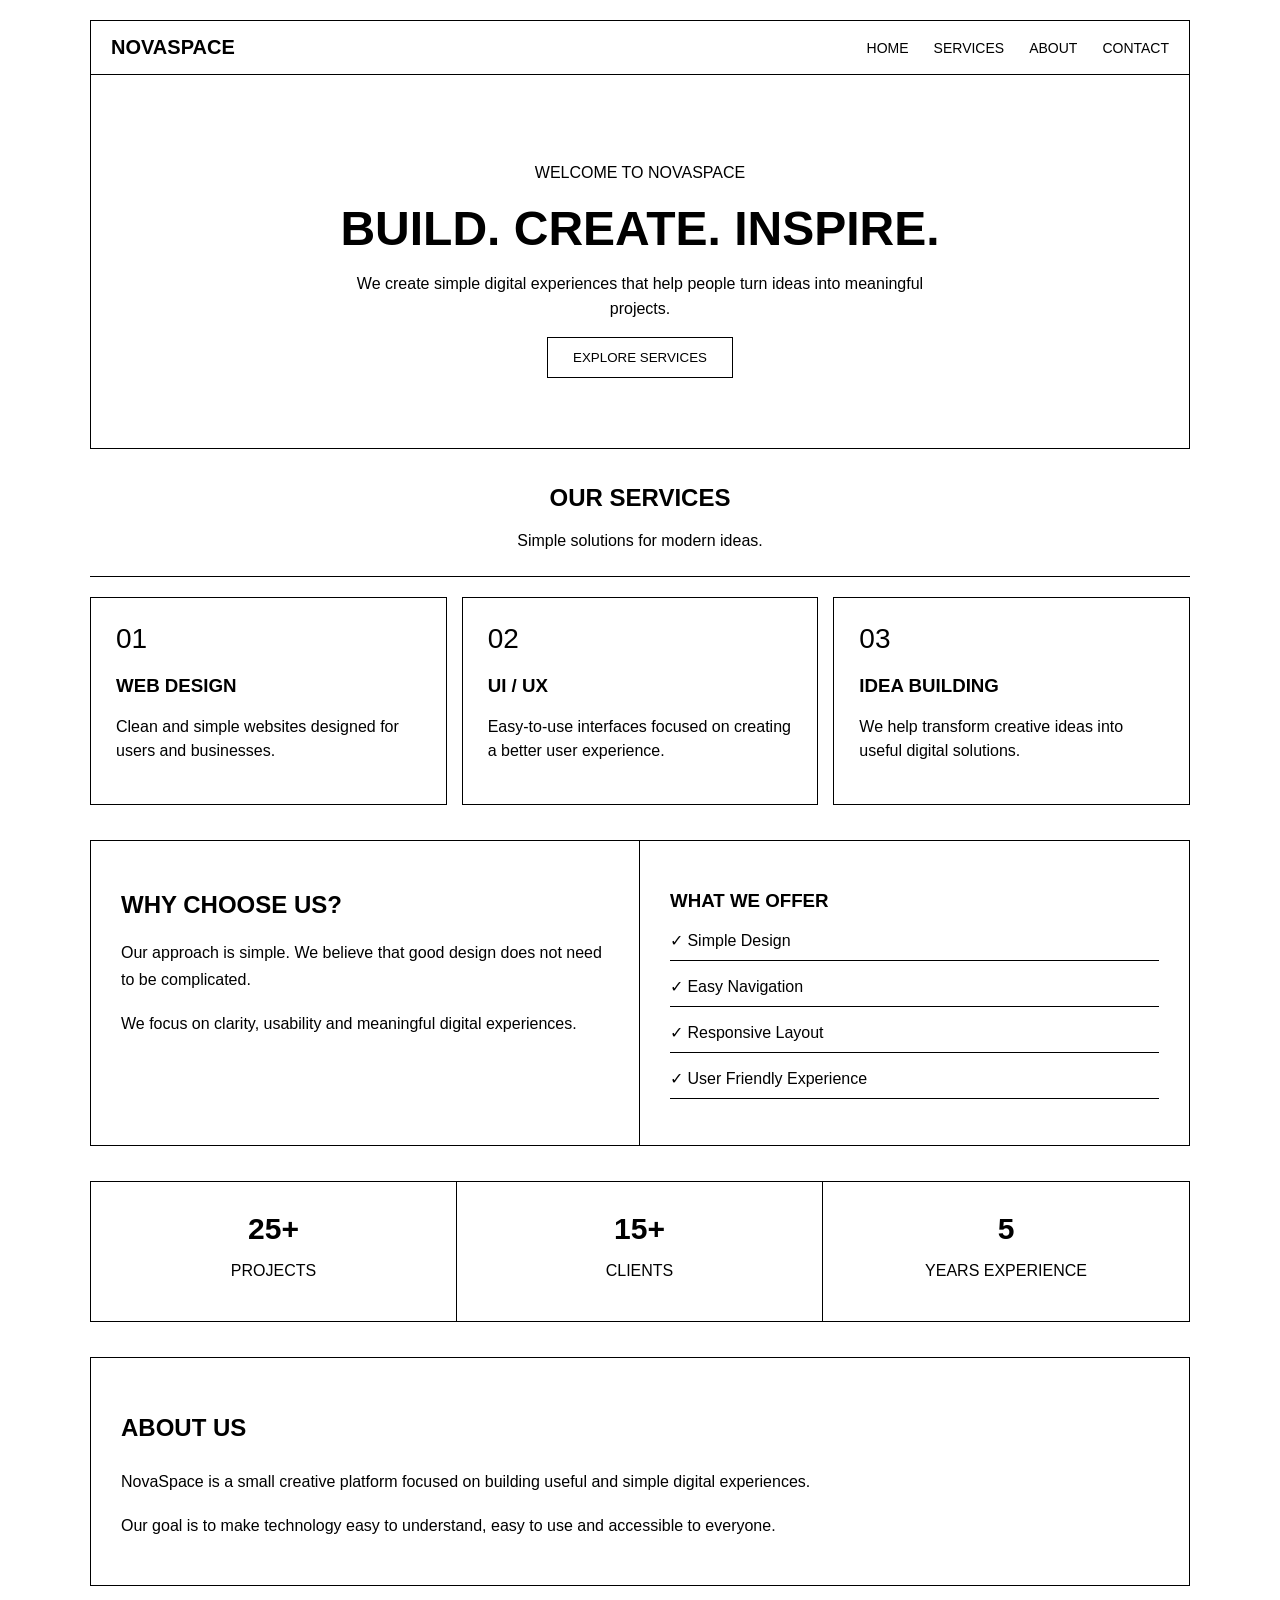
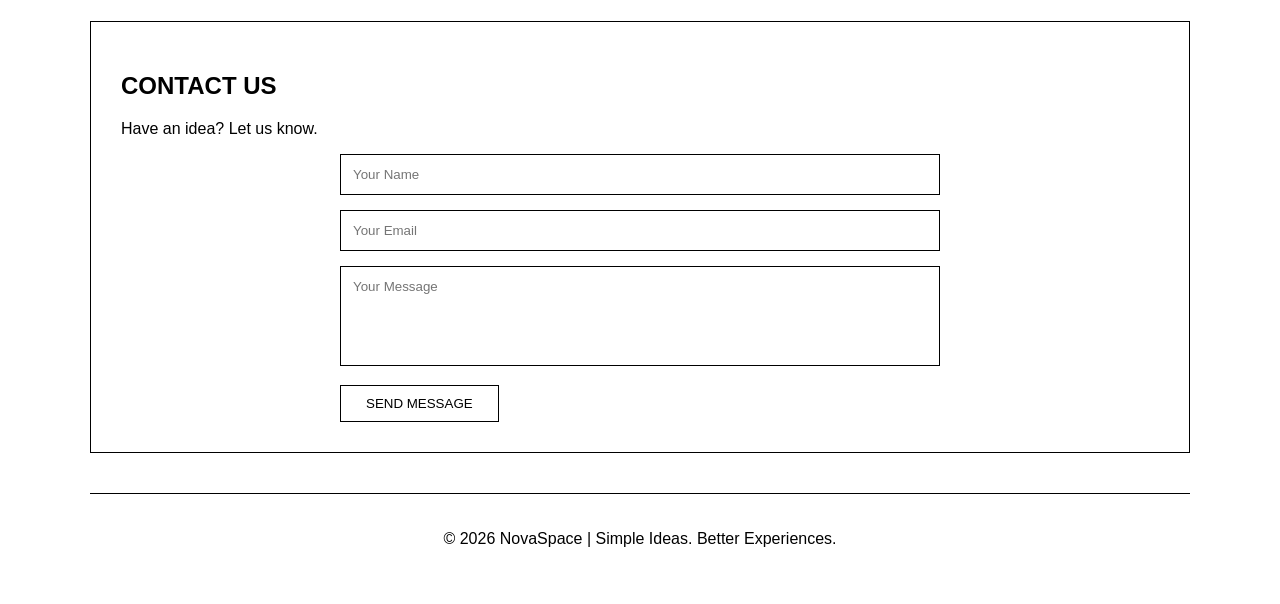
<file: 06-10-2026/index1.html>
<!DOCTYPE html>

<head>
    <title>NovaSpace</title>

    <style>

        * {
            box-sizing: border-box;
        }

        body {
            margin: 0;
            font-family: Arial, sans-serif;
            color: black;
            background: white;
        }

        /* NAVIGATION */

        header {
            border: 1px solid black;
            margin: 20px auto 0;
            width: 90%;
            max-width: 1100px;
            padding: 15px 20px;

            display: flex;
            justify-content: space-between;
            align-items: center;
        }

        .logo {
            font-size: 20px;
            font-weight: bold;
        }

        nav {
            display: flex;
            gap: 25px;
        }

        nav a {
            text-decoration: none;
            color: black;
            font-size: 14px;
        }

        nav a:hover {
            text-decoration: underline;
        }


        /* HERO */

        .hero {
            width: 90%;
            max-width: 1100px;
            margin: 0 auto;

            border-left: 1px solid black;
            border-right: 1px solid black;
            border-bottom: 1px solid black;

            text-align: center;
            padding: 70px 20px;
        }

        .hero h1 {
            font-size: 48px;
            margin: 10px 0;
        }

        .hero p {
            max-width: 600px;
            margin: 15px auto;
            line-height: 1.6;
        }

        .hero button {
            background: white;
            border: 1px solid black;
            padding: 12px 25px;
            cursor: pointer;
        }


        /* SERVICES */

        .section {
            width: 90%;
            max-width: 1100px;
            margin: 35px auto;
        }

        .section-title {
            text-align: center;
            border-bottom: 1px solid black;
            padding-bottom: 10px;
            margin-bottom: 20px;
        }

        .services {
            display: grid;
            grid-template-columns: repeat(3, 1fr);
            gap: 15px;
        }

        .service-card {
            border: 1px solid black;
            padding: 25px;
            min-height: 180px;
        }

        .service-card h3 {
            margin-top: 0;
        }

        .service-card p {
            line-height: 1.5;
        }

        .number {
            font-size: 28px;
            margin-bottom: 20px;
        }


        /* FEATURES */

        .features {
            display: grid;
            grid-template-columns: 1fr 1fr;
            border: 1px solid black;
        }

        .feature-text {
            padding: 30px;
            border-right: 1px solid black;
        }

        .feature-text p {
            line-height: 1.7;
        }

        .feature-list {
            padding: 30px;
        }

        .feature-list p {
            border-bottom: 1px solid black;
            padding-bottom: 10px;
        }


        /* STATS */

        .stats {
            display: grid;
            grid-template-columns: repeat(3, 1fr);
            border: 1px solid black;
        }

        .stat {
            text-align: center;
            padding: 25px;
            border-right: 1px solid black;
        }

        .stat:last-child {
            border-right: none;
        }

        .stat h2 {
            font-size: 30px;
            margin: 5px;
        }


        /* ABOUT */

        .about {
            border: 1px solid black;
            padding: 30px;
            line-height: 1.7;
        }


        /* CONTACT */

        .contact {
            border: 1px solid black;
            padding: 30px;
        }

        .contact form {
            max-width: 600px;
            margin: auto;
        }

        .contact input,
        .contact textarea {
            width: 100%;
            padding: 12px;
            margin-bottom: 15px;
            border: 1px solid black;
            font-family: Arial, sans-serif;
        }

        .contact textarea {
            height: 100px;
            resize: none;
        }

        .contact button {
            padding: 10px 25px;
            background: white;
            border: 1px solid black;
            cursor: pointer;
        }


        /* FOOTER */

        footer {
            width: 90%;
            max-width: 1100px;
            margin: 40px auto 20px;
            border-top: 1px solid black;
            padding: 20px;
            text-align: center;
        }


        /* MOBILE */

        @media (max-width: 700px) {

            header {
                flex-direction: column;
                gap: 15px;
            }

            nav {
                gap: 12px;
            }

            .hero h1 {
                font-size: 35px;
            }

            .services {
                grid-template-columns: 1fr;
            }

            .features {
                grid-template-columns: 1fr;
            }

            .feature-text {
                border-right: none;
                border-bottom: 1px solid black;
            }

            .stats {
                grid-template-columns: 1fr;
            }

            .stat {
                border-right: none;
                border-bottom: 1px solid black;
            }

            .stat:last-child {
                border-bottom: none;
            }
        }

    </style>

</head>


<body>


    <!-- NAVIGATION -->

    <header>

        <div class="logo">
            NOVASPACE
        </div>

        <nav>
            <a href="#home">HOME</a>
            <a href="#services">SERVICES</a>
            <a href="#about">ABOUT</a>
            <a href="#contact">CONTACT</a>
        </nav>

    </header>


    <!-- HERO SECTION -->

    <section class="hero" id="home">

        <p>WELCOME TO NOVASPACE</p>

        <h1>
            BUILD. CREATE. INSPIRE.
        </h1>

        <p>
            We create simple digital experiences that help people
            turn ideas into meaningful projects.
        </p>

        <button onclick="exploreServices()">
            EXPLORE SERVICES
        </button>

    </section>


    <!-- SERVICES -->

    <section class="section" id="services">

        <div class="section-title">
            <h2>OUR SERVICES</h2>
            <p>Simple solutions for modern ideas.</p>
        </div>


        <div class="services">

            <div class="service-card">

                <div class="number">01</div>

                <h3>WEB DESIGN</h3>

                <p>
                    Clean and simple websites designed
                    for users and businesses.
                </p>

            </div>


            <div class="service-card">

                <div class="number">02</div>

                <h3>UI / UX</h3>

                <p>
                    Easy-to-use interfaces focused on
                    creating a better user experience.
                </p>

            </div>


            <div class="service-card">

                <div class="number">03</div>

                <h3>IDEA BUILDING</h3>

                <p>
                    We help transform creative ideas
                    into useful digital solutions.
                </p>

            </div>

        </div>

    </section>


    <!-- FEATURES -->

    <section class="section">

        <div class="features">

            <div class="feature-text">

                <h2>WHY CHOOSE US?</h2>

                <p>
                    Our approach is simple. We believe that
                    good design does not need to be complicated.
                </p>

                <p>
                    We focus on clarity, usability and
                    meaningful digital experiences.
                </p>

            </div>


            <div class="feature-list">

                <h3>WHAT WE OFFER</h3>

                <p>✓ Simple Design</p>

                <p>✓ Easy Navigation</p>

                <p>✓ Responsive Layout</p>

                <p>✓ User Friendly Experience</p>

            </div>

        </div>

    </section>


    <!-- STATISTICS -->

    <section class="section">

        <div class="stats">

            <div class="stat">

                <h2>25+</h2>

                <p>PROJECTS</p>

            </div>


            <div class="stat">

                <h2>15+</h2>

                <p>CLIENTS</p>

            </div>


            <div class="stat">

                <h2>5</h2>

                <p>YEARS EXPERIENCE</p>

            </div>

        </div>

    </section>


    <!-- ABOUT -->

    <section class="section" id="about">

        <div class="about">

            <h2>ABOUT US</h2>

            <p>
                NovaSpace is a small creative platform focused
                on building useful and simple digital experiences.
            </p>

            <p>
                Our goal is to make technology easy to understand,
                easy to use and accessible to everyone.
            </p>

        </div>

    </section>


    <!-- CONTACT -->

    <section class="section" id="contact">

        <div class="contact">

            <h2>CONTACT US</h2>

            <p>
                Have an idea? Let us know.
            </p>


            <form onsubmit="sendMessage(event)">

                <input
                    type="text"
                    id="name"
                    placeholder="Your Name"
                    required
                >

                <input
                    type="email"
                    id="email"
                    placeholder="Your Email"
                    required
                >

                <textarea
                    id="message"
                    placeholder="Your Message"
                    required
                ></textarea>

                <button type="submit">
                    SEND MESSAGE
                </button>

            </form>

        </div>

    </section>


    <!-- FOOTER -->

    <footer>

        <p>
            © 2026 NovaSpace | Simple Ideas. Better Experiences.
        </p>

    </footer>


    <!-- JAVASCRIPT -->

    <script>

        function exploreServices() {

            document.getElementById("services").scrollIntoView({
                behavior: "smooth"
            });

        }


        function sendMessage(event) {

            event.preventDefault();

            let name = document.getElementById("name").value;

            alert(
                "Thank you, " + name + "! Your message has been received."
            );

        }

    </script>


</body>

</html>
</file>
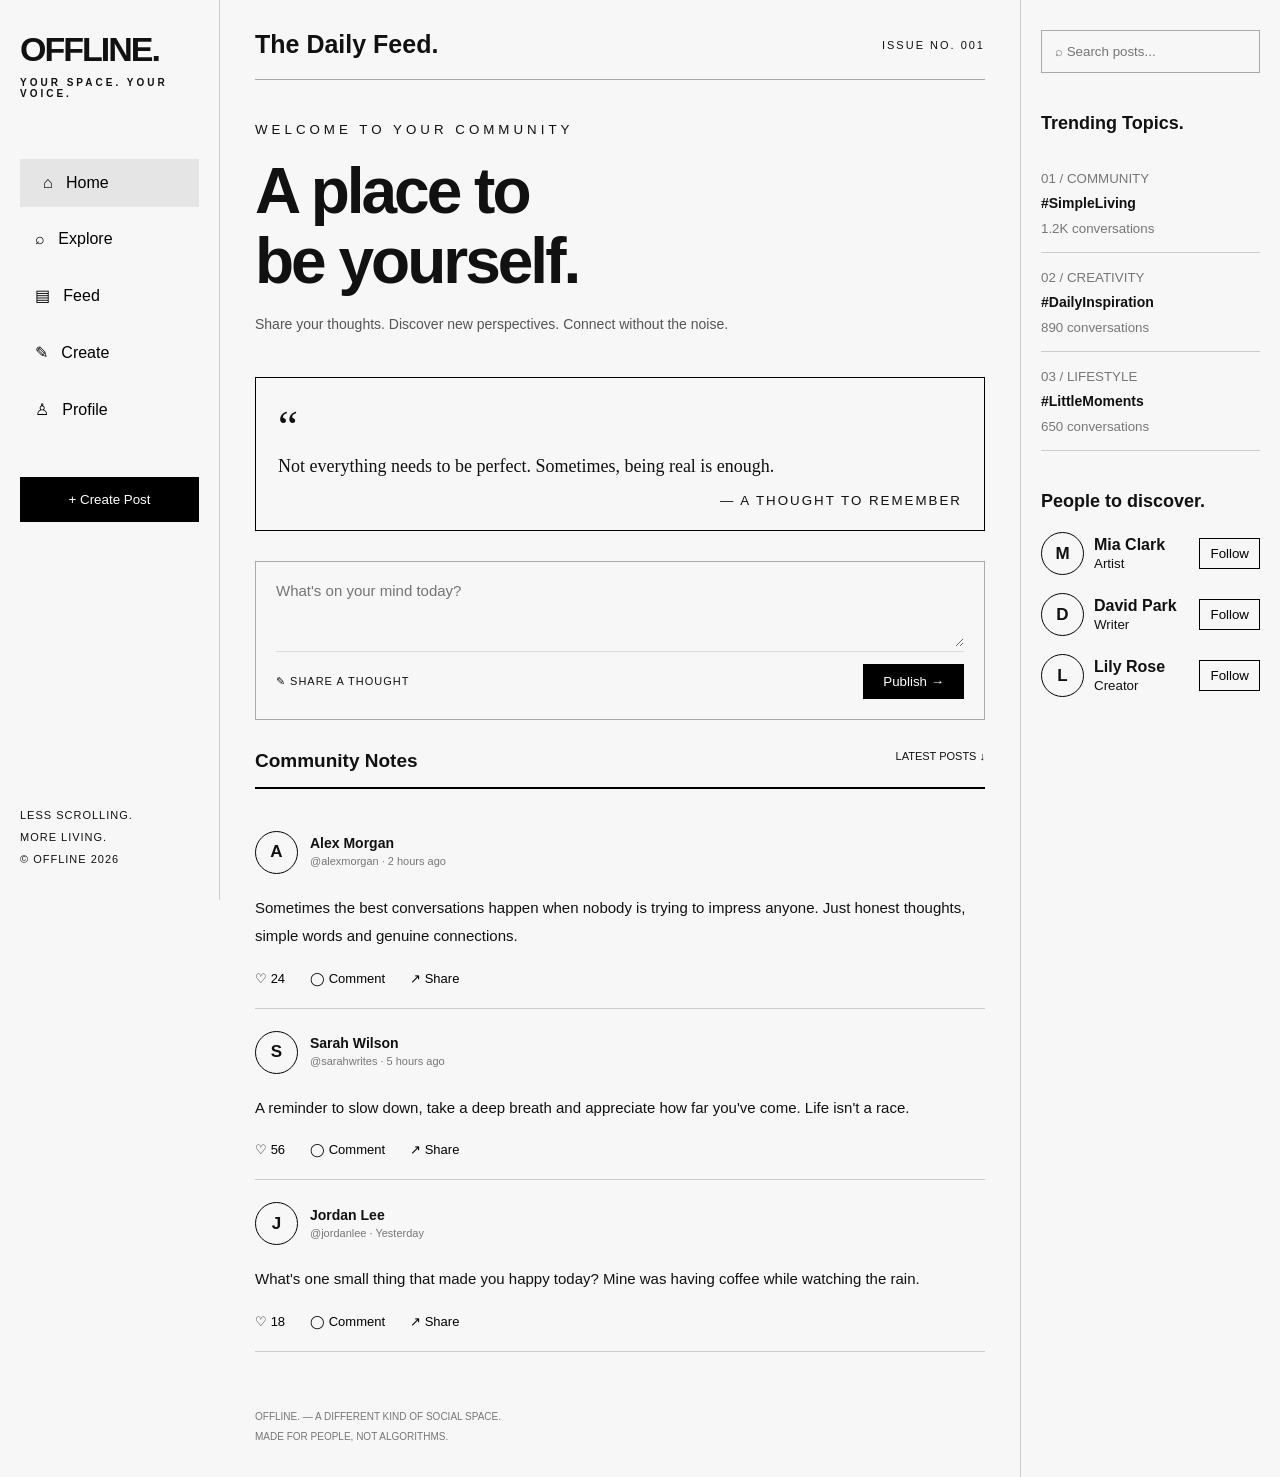
<file: 13-10-2026/ex02.html>
<!DOCTYPE html>
<html lang="en">
<head>
<meta charset="UTF-8">
<meta name="viewport" content="width=device-width, initial-scale=1.0">
<title>OFFLINE. - Social Space</title>

<style>
* {
    margin: 0;
    padding: 0;
    box-sizing: border-box;
}

body {
    background: #f7f7f7;
    color: #111;
    font-family: Arial, sans-serif;
}

.container {
    display: grid;
    grid-template-columns: 220px 1fr 260px;
    min-height: 100vh;
}

/* SIDEBAR */

.sidebar {
    padding: 30px 20px;
    border-right: 1px solid #ccc;
    position: sticky;
    top: 0;
    height: 100vh;
}

.logo {
    font-size: 34px;
    font-weight: 900;
    letter-spacing: -2px;
}

.logo span {
    display: block;
    font-size: 10px;
    letter-spacing: 3px;
    margin-top: 8px;
}

.nav {
    margin-top: 60px;
}

.nav a {
    display: block;
    padding: 15px;
    margin-bottom: 8px;
    text-decoration: none;
    color: black;
    transition: 0.3s;
}

.nav a:hover,
.nav a.active {
    background: #e5e5e5;
    padding-left: 23px;
}

.post-button {
    margin-top: 35px;
    width: 100%;
    padding: 15px;
    background: black;
    color: white;
    border: none;
    cursor: pointer;
}

.sidebar-bottom {
    position: absolute;
    bottom: 30px;
    font-size: 11px;
    line-height: 2;
    letter-spacing: 1px;
}

/* MAIN CONTENT */

main {
    padding: 30px 35px;
    max-width: 900px;
    width: 100%;
    margin: auto;
}

.top {
    display: flex;
    justify-content: space-between;
    align-items: center;
    border-bottom: 1px solid #aaa;
    padding-bottom: 20px;
}

.top h2 {
    font-size: 25px;
}

.top span {
    font-size: 11px;
    letter-spacing: 2px;
}

/* HEADLINE */

.headline {
    padding: 40px 0;
}

.headline small {
    letter-spacing: 4px;
}

.headline h1 {
    font-size: clamp(40px, 5vw, 65px);
    line-height: 1.1;
    margin-top: 18px;
    letter-spacing: -3px;
}

.headline p {
    margin-top: 15px;
    font-size: 14px;
    color: #555;
    line-height: 1.8;
}

/* CREATIVE QUOTE */

.quote {
    padding: 22px;
    border: 1px solid black;
    margin-bottom: 30px;
    position: relative;
}

.quote span {
    font-size: 45px;
    font-family: Georgia, serif;
}

.quote p {
    font-size: 18px;
    line-height: 1.6;
    font-family: Georgia, serif;
}

.quote small {
    display: block;
    margin-top: 12px;
    text-align: right;
    letter-spacing: 2px;
}

/* CREATE POST */

.create-post {
    border: 1px solid #aaa;
    padding: 20px;
    margin-bottom: 30px;
}

.create-post textarea {
    width: 100%;
    height: 65px;
    resize: vertical;
    border: none;
    outline: none;
    background: transparent;
    font-family: inherit;
    font-size: 15px;
}

.create-bottom {
    display: flex;
    justify-content: space-between;
    align-items: center;
    border-top: 1px solid #ddd;
    padding-top: 12px;
}

.create-bottom span {
    font-size: 11px;
    letter-spacing: 1px;
}

.create-bottom button {
    background: black;
    color: white;
    padding: 10px 20px;
    border: none;
    cursor: pointer;
}

/* FEED */

.feed-label {
    display: flex;
    justify-content: space-between;
    padding-bottom: 15px;
    border-bottom: 2px solid black;
    margin-bottom: 20px;
}

.feed-label h3 {
    font-size: 19px;
}

.feed-label span {
    font-size: 11px;
}

.post {
    padding: 22px 0;
    border-bottom: 1px solid #ccc;
}

.post-header {
    display: flex;
    align-items: center;
    gap: 12px;
}

.avatar {
    width: 43px;
    height: 43px;
    border: 1px solid black;
    border-radius: 50%;
    display: grid;
    place-items: center;
    font-weight: bold;
    font-size: 17px;
}

.user-info h4 {
    font-size: 14px;
}

.user-info small {
    color: #777;
    font-size: 11px;
}

.post-content {
    margin: 20px 0;
    line-height: 1.9;
    font-size: 15px;
}

.post-actions {
    display: flex;
    gap: 25px;
    flex-wrap: wrap;
}

.post-actions button {
    border: none;
    background: transparent;
    cursor: pointer;
    font-size: 13px;
}

.post-actions button:hover {
    text-decoration: underline;
}

.post-actions .liked {
    font-weight: bold;
}

.comment-area {
    display: none;
    margin-top: 15px;
}

.comment-area input {
    width: 75%;
    padding: 10px;
    border: 1px solid #aaa;
    background: transparent;
}

.comment-area button {
    padding: 10px;
    background: black;
    color: white;
    border: none;
    cursor: pointer;
}

.comments {
    font-size: 12px;
    margin-top: 12px;
    line-height: 2;
}

/* RIGHT PANEL */

.right-panel {
    border-left: 1px solid #ccc;
    padding: 30px 20px;
}

.search {
    width: 100%;
    padding: 13px;
    border: 1px solid #aaa;
    background: transparent;
    outline: none;
}

.panel-section {
    margin-top: 40px;
}

.panel-section h3 {
    font-size: 18px;
    margin-bottom: 20px;
}

.trending {
    padding: 15px 0;
    border-bottom: 1px solid #ccc;
}

.trending small {
    color: #777;
}

.trending h4 {
    margin: 8px 0;
    font-size: 14px;
}

.people {
    display: flex;
    align-items: center;
    gap: 10px;
    margin: 18px 0;
}

.follow {
    margin-left: auto;
    border: 1px solid black;
    padding: 7px 10px;
    background: transparent;
    cursor: pointer;
}

.follow:hover {
    background: black;
    color: white;
}

footer {
    font-size: 10px;
    color: #777;
    margin-top: 55px;
    line-height: 2;
}

/* RESPONSIVE */

@media(max-width: 1000px) {
    .container {
        grid-template-columns: 170px 1fr;
    }

    .right-panel {
        display: none;
    }
}

@media(max-width: 650px) {
    .container {
        display: block;
    }

    .sidebar {
        height: auto;
        position: static;
        border-right: none;
        border-bottom: 1px solid #ccc;
        padding: 18px;
    }

    .logo {
        font-size: 27px;
    }

    .nav {
        display: flex;
        flex-wrap: wrap;
        margin-top: 20px;
    }

    .nav a {
        padding: 9px;
        font-size: 12px;
    }

    .post-button {
        margin-top: 12px;
    }

    .sidebar-bottom {
        display: none;
    }

    main {
        padding: 20px;
    }
}
</style>
</head>

<body>

<div class="container">

<!-- SIDEBAR -->

<aside class="sidebar">

    <div class="logo">
        OFFLINE.
        <span>YOUR SPACE. YOUR VOICE.</span>
    </div>

    <nav class="nav">
        <a href="#" class="active">⌂ &nbsp; Home</a>
        <a href="#explore">⌕ &nbsp; Explore</a>
        <a href="#feed">▤ &nbsp; Feed</a>
        <a href="#create">✎ &nbsp; Create</a>
        <a href="#profile">♙ &nbsp; Profile</a>
    </nav>

    <button class="post-button"
    onclick="document.getElementById('create').scrollIntoView()">
        + Create Post
    </button>

    <div class="sidebar-bottom">
        <p>LESS SCROLLING.</p>
        <p>MORE LIVING.</p>
        <p>© OFFLINE 2026</p>
    </div>

</aside>

<!-- MAIN -->

<main>

    <header class="top">
        <h2>The Daily Feed.</h2>
        <span>ISSUE NO. 001</span>
    </header>

    <section class="headline">

        <small>WELCOME TO YOUR COMMUNITY</small>

        <h1>
            A place to<br>
            be yourself.
        </h1>

        <p>
            Share your thoughts. Discover new perspectives.
            Connect without the noise.
        </p>

    </section>

    <!-- QUOTE -->

    <div class="quote">
        <span>“</span>
        <p>
            Not everything needs to be perfect.
            Sometimes, being real is enough.
        </p>
        <small>— A THOUGHT TO REMEMBER</small>
    </div>

    <!-- CREATE POST -->

    <section class="create-post" id="create">

        <textarea id="postText"
        placeholder="What's on your mind today?"></textarea>

        <div class="create-bottom">
            <span>✎ SHARE A THOUGHT</span>
            <button onclick="createPost()">Publish →</button>
        </div>

    </section>

    <!-- FEED -->

    <section id="feed">

        <div class="feed-label">
            <h3>Community Notes</h3>
            <span>LATEST POSTS ↓</span>
        </div>

        <div id="posts">

            <article class="post">

                <div class="post-header">
                    <div class="avatar">A</div>

                    <div class="user-info">
                        <h4>Alex Morgan</h4>
                        <small>@alexmorgan · 2 hours ago</small>
                    </div>
                </div>

                <p class="post-content">
                    Sometimes the best conversations happen
                    when nobody is trying to impress anyone.
                    Just honest thoughts, simple words and
                    genuine connections.
                </p>

                <div class="post-actions">
                    <button onclick="likePost(this)">♡ <span>24</span></button>
                    <button onclick="toggleComment(this)">◯ Comment</button>
                    <button onclick="sharePost()">↗ Share</button>
                </div>

                <div class="comment-area">
                    <input type="text" placeholder="Write a comment...">
                    <button onclick="addComment(this)">Send</button>
                    <div class="comments"></div>
                </div>

            </article>

            <article class="post">

                <div class="post-header">
                    <div class="avatar">S</div>

                    <div class="user-info">
                        <h4>Sarah Wilson</h4>
                        <small>@sarahwrites · 5 hours ago</small>
                    </div>
                </div>

                <p class="post-content">
                    A reminder to slow down, take a deep breath
                    and appreciate how far you've come.
                    Life isn't a race.
                </p>

                <div class="post-actions">
                    <button onclick="likePost(this)">♡ <span>56</span></button>
                    <button onclick="toggleComment(this)">◯ Comment</button>
                    <button onclick="sharePost()">↗ Share</button>
                </div>

                <div class="comment-area">
                    <input type="text" placeholder="Write a comment...">
                    <button onclick="addComment(this)">Send</button>
                    <div class="comments"></div>
                </div>

            </article>

            <article class="post">

                <div class="post-header">
                    <div class="avatar">J</div>

                    <div class="user-info">
                        <h4>Jordan Lee</h4>
                        <small>@jordanlee · Yesterday</small>
                    </div>
                </div>

                <p class="post-content">
                    What's one small thing that made you
                    happy today? Mine was having coffee
                    while watching the rain.
                </p>

                <div class="post-actions">
                    <button onclick="likePost(this)">♡ <span>18</span></button>
                    <button onclick="toggleComment(this)">◯ Comment</button>
                    <button onclick="sharePost()">↗ Share</button>
                </div>

                <div class="comment-area">
                    <input type="text" placeholder="Write a comment...">
                    <button onclick="addComment(this)">Send</button>
                    <div class="comments"></div>
                </div>

            </article>

        </div>

    </section>

    <footer>
        OFFLINE. — A DIFFERENT KIND OF SOCIAL SPACE.
        <br>
        MADE FOR PEOPLE, NOT ALGORITHMS.
    </footer>

</main>

<!-- RIGHT PANEL -->

<aside class="right-panel">

    <input class="search" id="search"
    type="text" placeholder="⌕ Search posts...">

    <section class="panel-section" id="explore">

        <h3>Trending Topics.</h3>

        <div class="trending">
            <small>01 / COMMUNITY</small>
            <h4>#SimpleLiving</h4>
            <small>1.2K conversations</small>
        </div>

        <div class="trending">
            <small>02 / CREATIVITY</small>
            <h4>#DailyInspiration</h4>
            <small>890 conversations</small>
        </div>

        <div class="trending">
            <small>03 / LIFESTYLE</small>
            <h4>#LittleMoments</h4>
            <small>650 conversations</small>
        </div>

    </section>

    <section class="panel-section" id="profile">

        <h3>People to discover.</h3>

        <div class="people">
            <div class="avatar">M</div>
            <div>
                <h4>Mia Clark</h4>
                <small>Artist</small>
            </div>
            <button class="follow" onclick="followUser(this)">Follow</button>
        </div>

        <div class="people">
            <div class="avatar">D</div>
            <div>
                <h4>David Park</h4>
                <small>Writer</small>
            </div>
            <button class="follow" onclick="followUser(this)">Follow</button>
        </div>

        <div class="people">
            <div class="avatar">L</div>
            <div>
                <h4>Lily Rose</h4>
                <small>Creator</small>
            </div>
            <button class="follow" onclick="followUser(this)">Follow</button>
        </div>

    </section>

</aside>

</div>

<script>

// CREATE POST

function createPost() {

    const input = document.getElementById("postText");
    const text = input.value.trim();

    if (text === "") {
        alert("Please write something first!");
        return;
    }

    const post = document.createElement("article");
    post.className = "post";

    post.innerHTML = `
        <div class="post-header">
            <div class="avatar">Y</div>
            <div class="user-info">
                <h4>You</h4>
                <small>@yourprofile · Just now</small>
            </div>
        </div>

        <p class="post-content"></p>

        <div class="post-actions">
            <button onclick="likePost(this)">♡ <span>0</span></button>
            <button onclick="toggleComment(this)">◯ Comment</button>
            <button onclick="sharePost()">↗ Share</button>
        </div>

        <div class="comment-area">
            <input type="text" placeholder="Write a comment...">
            <button onclick="addComment(this)">Send</button>
            <div class="comments"></div>
        </div>
    `;

    post.querySelector(".post-content").textContent = text;

    document.getElementById("posts").prepend(post);

    input.value = "";

}

// LIKE AND UNLIKE

function likePost(button) {

    let count = button.querySelector("span");
    let number = Number(count.innerText);

    if (button.classList.contains("liked")) {
        number--;
        button.classList.remove("liked");
        button.firstChild.textContent = "♡ ";
    } else {
        number++;
        button.classList.add("liked");
        button.firstChild.textContent = "♥ ";
    }

    count.innerText = number;

}

// SHOW COMMENTS

function toggleComment(button) {

    const area = button.closest(".post")
    .querySelector(".comment-area");

    area.style.display =
        area.style.display === "block" ? "none" : "block";

}

// ADD COMMENT

function addComment(button) {

    const area = button.closest(".comment-area");
    const input = area.querySelector("input");
    const comments = area.querySelector(".comments");

    if (input.value.trim() === "") {
        alert("Write a comment first!");
        return;
    }

    const comment = document.createElement("p");
    comment.textContent = "You: " + input.value.trim();

    comments.appendChild(comment);

    input.value = "";

}

// SHARE

function sharePost() {

    if (navigator.share) {
        navigator.share({
            title: "OFFLINE. Social Space",
            text: "Check out this social space!"
        });
    } else {
        alert("Thanks for sharing!");
    }

}

// FOLLOW

function followUser(button) {

    if (button.innerText === "Follow") {
        button.innerText = "Following";
        button.style.background = "black";
        button.style.color = "white";
    } else {
        button.innerText = "Follow";
        button.style.background = "transparent";
        button.style.color = "black";
    }

}

// SEARCH

document.getElementById("search").addEventListener("input", function() {

    let value = this.value.toLowerCase();

    document.querySelectorAll(".post").forEach(function(post) {

        let text = post.innerText.toLowerCase();

        post.style.display =
            text.includes(value) ? "block" : "none";

    });

});

</script>

</body>
</html>
</file>
